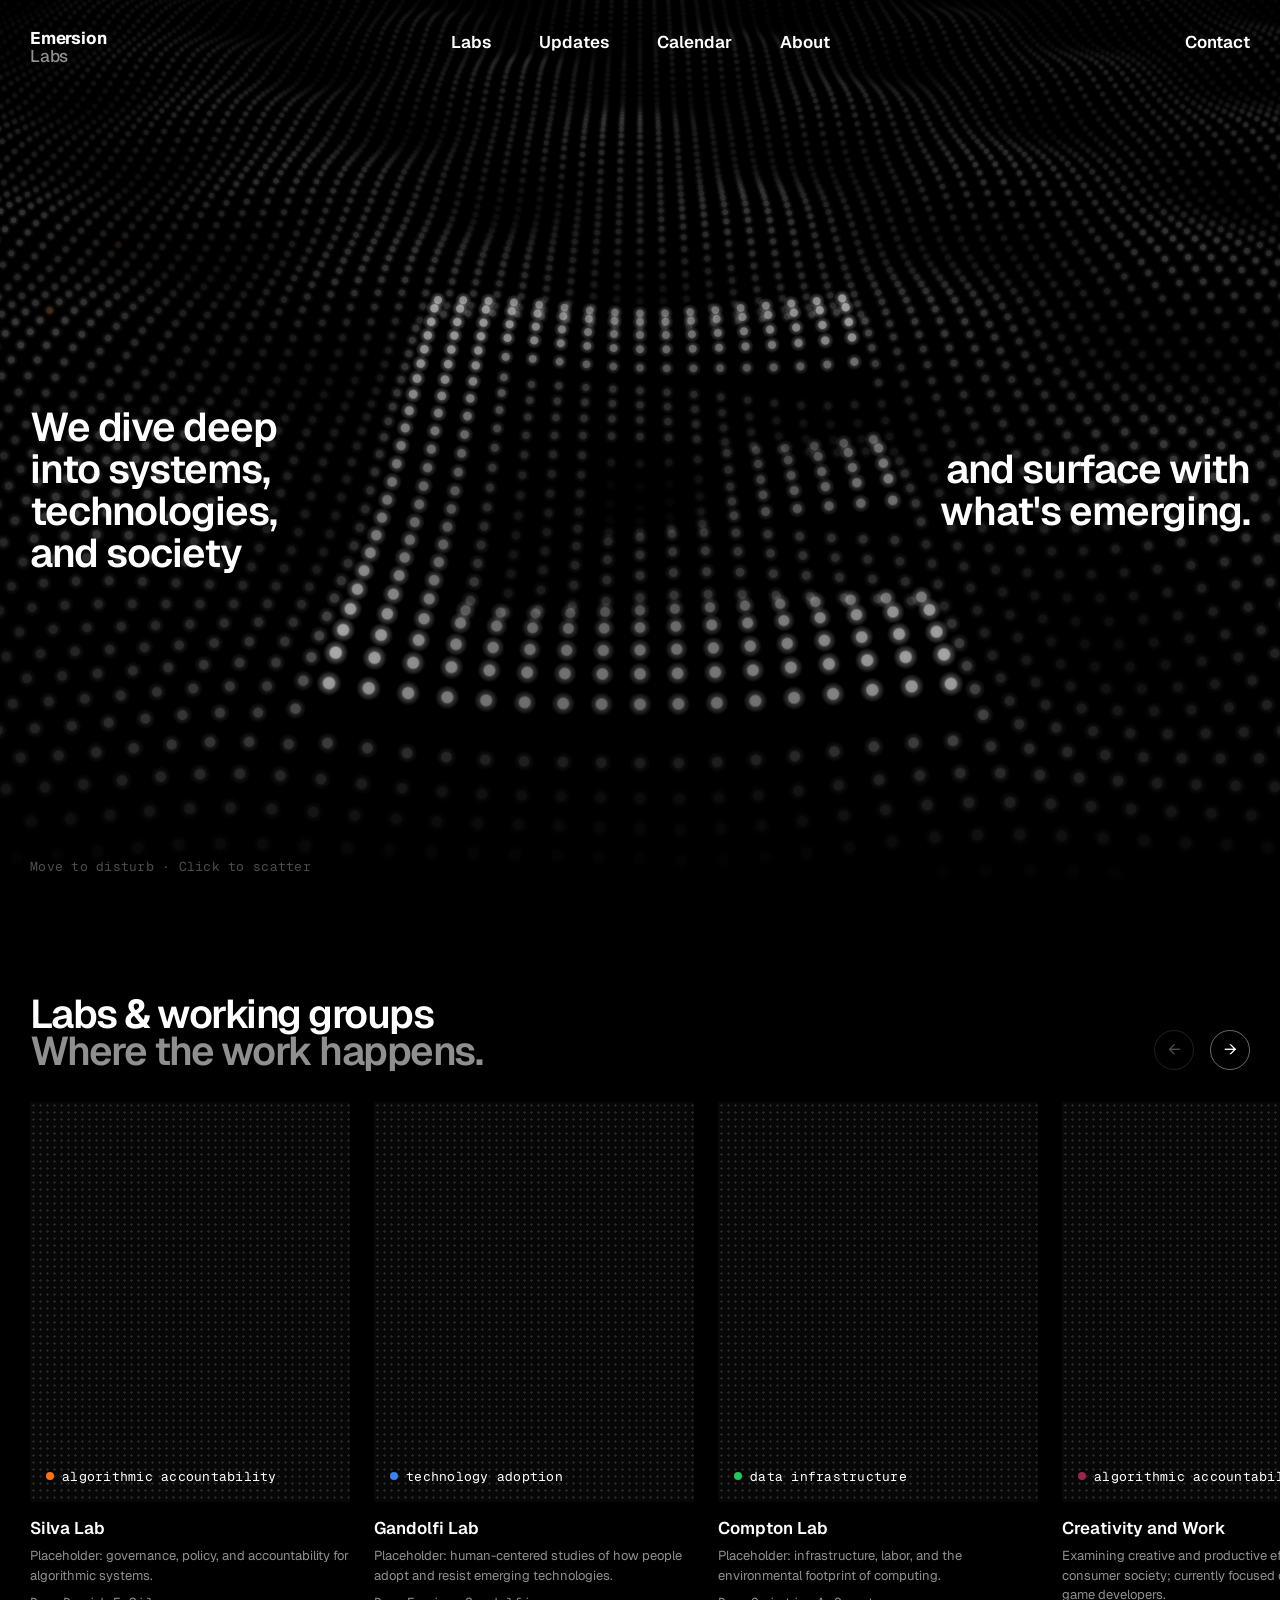
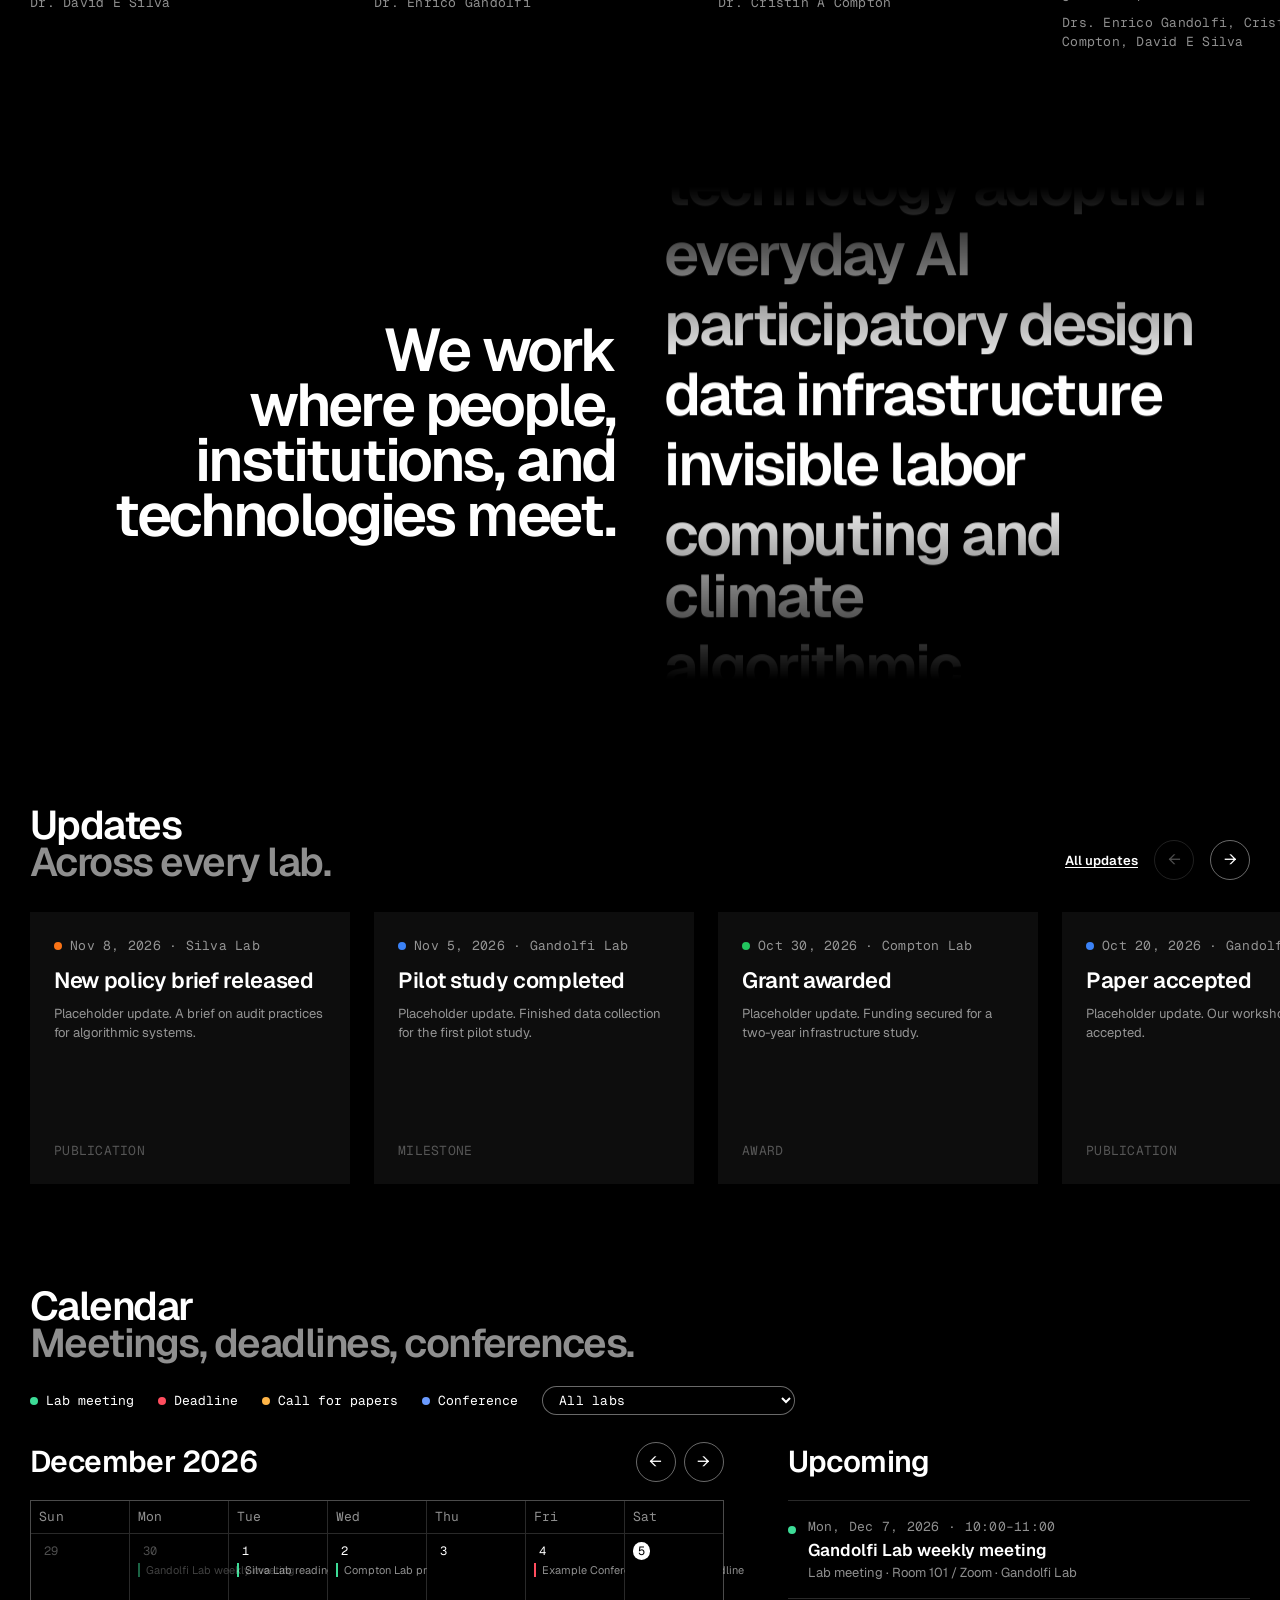
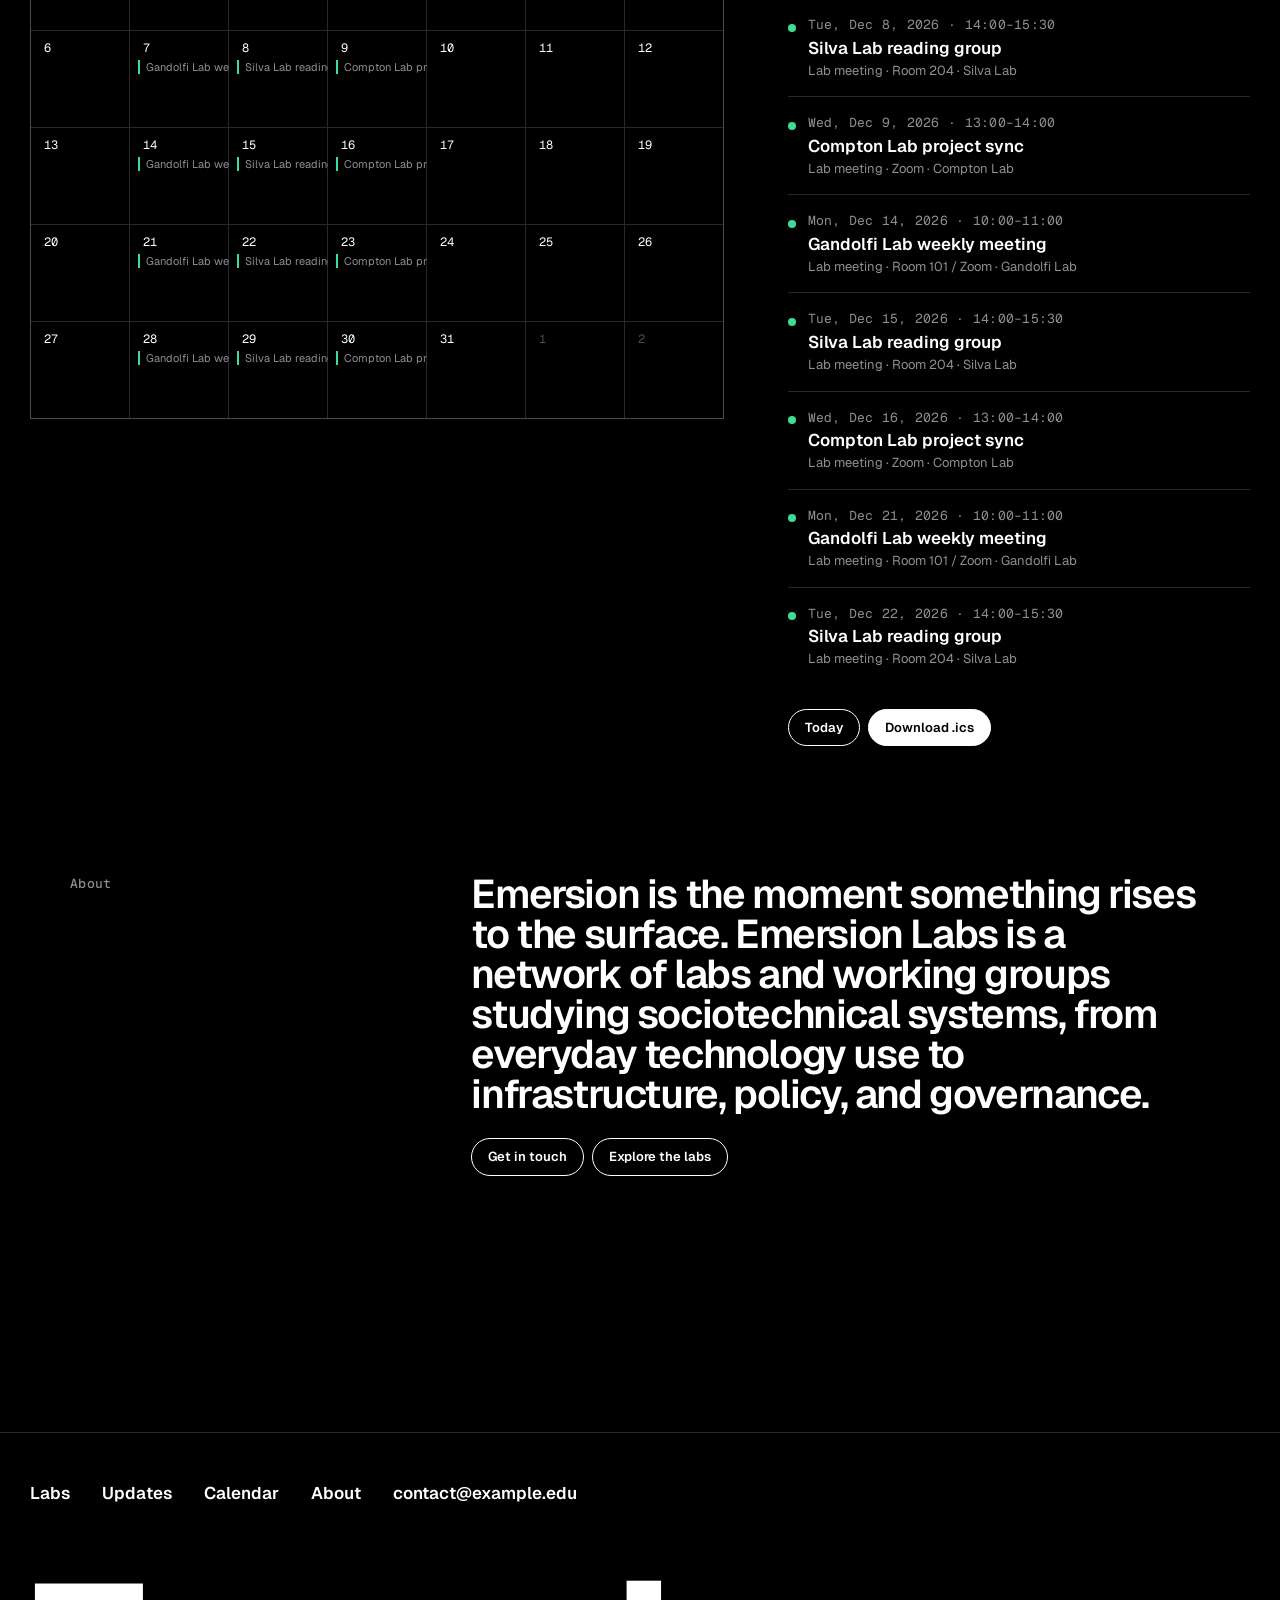
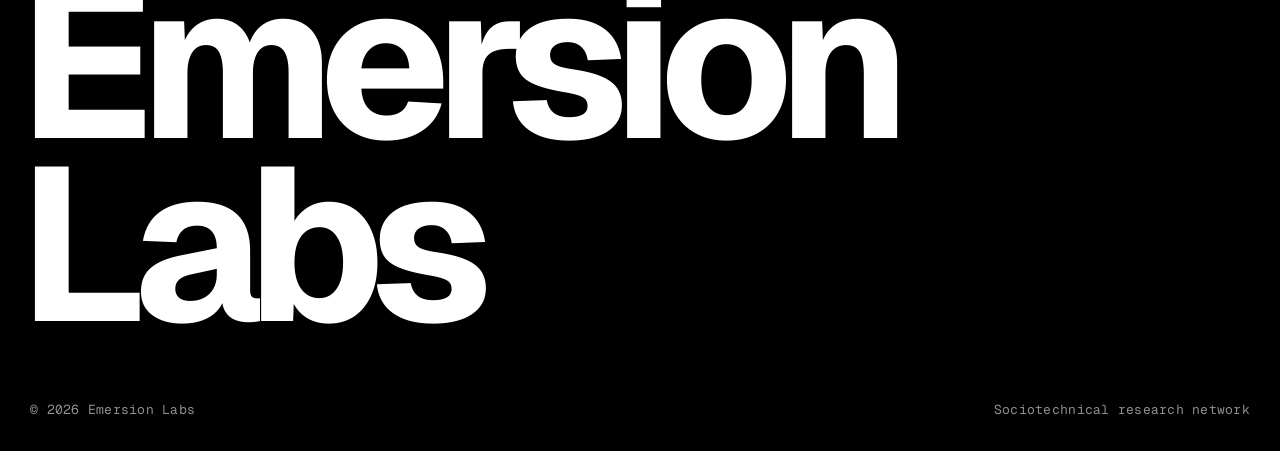
<file: index.html>
<!doctype html>
<html lang="en">
<head>
  <meta charset="utf-8">
  <meta name="viewport" content="width=device-width, initial-scale=1">
  <title>Emersion Labs</title>
  <meta name="description" content="A network of labs and working groups researching sociotechnical systems.">
  <meta name="theme-color" content="#000000">
  <link rel="preconnect" href="https://fonts.googleapis.com">
  <link rel="preconnect" href="https://fonts.gstatic.com" crossorigin>
  <link rel="stylesheet" href="https://fonts.googleapis.com/css2?family=Geist:wght@100..900&family=Geist+Mono:wght@400;500&display=swap">
  <link rel="stylesheet" href="assets/css/style.css">
</head>
<body>
  <a class="skip" href="#main">Skip to content</a>
  <header id="site-header"></header>

  <main id="main">
    <section class="hero" id="hero">
      <h1 class="sr-only">Emersion Labs</h1>
      <canvas class="hero__canvas" aria-hidden="true"></canvas>
      <div class="hero__mark" data-mark-anchor role="img" aria-label="A flowing field of small orbs in which the letter E slowly rises and sinks"></div>
      <div class="hero__headline" id="hero-headline"></div>
      <p class="hero__hint mono">Move to disturb · Click to scatter</p>
    </section>

    <section class="sec" id="labs" aria-labelledby="labs-h">
      <div class="sec-head">
        <h2 id="labs-h">Labs &amp; working groups <span>Where the work happens.</span></h2>
        <div class="sec-tools">
          <button class="arrow" data-rail="prev" aria-label="Scroll labs left">←</button>
          <button class="arrow" data-rail="next" aria-label="Scroll labs right">→</button>
        </div>
      </div>
      <div class="rail"><ul class="rail__list" id="labs-list"></ul></div>
    </section>

    <section class="themes" aria-labelledby="themes-h">
      <h2 class="themes__lede" id="themes-h">We work where people, institutions, and technologies meet.</h2>
      <div class="themes__window"><div class="themes__track" id="themes-track"></div></div>
    </section>

    <section class="sec" id="updates" aria-labelledby="updates-h">
      <div class="sec-head">
        <h2 id="updates-h">Updates <span>Across every lab.</span></h2>
        <div class="sec-tools">
          <a class="more" href="updates/">All updates</a>
          <button class="arrow" data-rail="prev" aria-label="Scroll updates left">←</button>
          <button class="arrow" data-rail="next" aria-label="Scroll updates right">→</button>
        </div>
      </div>
      <div class="rail"><ul class="rail__list" id="updates-list"></ul></div>
    </section>

    <section class="sec" id="calendar" aria-labelledby="cal-h">
      <div class="sec-head"><h2 id="cal-h">Calendar <span>Meetings, deadlines, conferences.</span></h2></div>
      <div class="cal">
        <div class="cal-filters mono" id="cal-filters"></div>
        <div class="cal-layout">
          <div>
            <div class="cal-bar">
              <h3 id="cal-title" aria-live="polite"></h3>
              <div>
                <button class="arrow" id="cal-prev" aria-label="Previous month">←</button>
                <button class="arrow" id="cal-next" aria-label="Next month">→</button>
              </div>
            </div>
            <div class="cal-grid" id="cal-grid"></div>
          </div>
          <div class="agenda">
            <h3 id="agenda-title">Upcoming</h3>
            <ul class="evlist" id="agenda-list"></ul>
            <div class="actions">
              <button class="btn" id="cal-today">Today</button>
              <button class="btn" id="agenda-clear" hidden>Show upcoming</button>
              <button class="btn btn--solid" id="cal-ics">Download .ics</button>
            </div>
          </div>
        </div>
      </div>
    </section>

    <section class="about" id="about" aria-labelledby="about-h">
      <h2 class="mono muted" id="about-h" style="margin:0;font-weight:500">About</h2>
      <div>
        <p id="about-text"></p>
        <div class="actions" id="about-actions"></div>
      </div>
    </section>
  </main>

  <footer id="site-footer"></footer>
  <script src="assets/js/site.js" data-root="./"></script>
  <script src="assets/js/mark.js"></script>
  <script src="assets/js/home.js"></script>
</body>
</html>
</file>
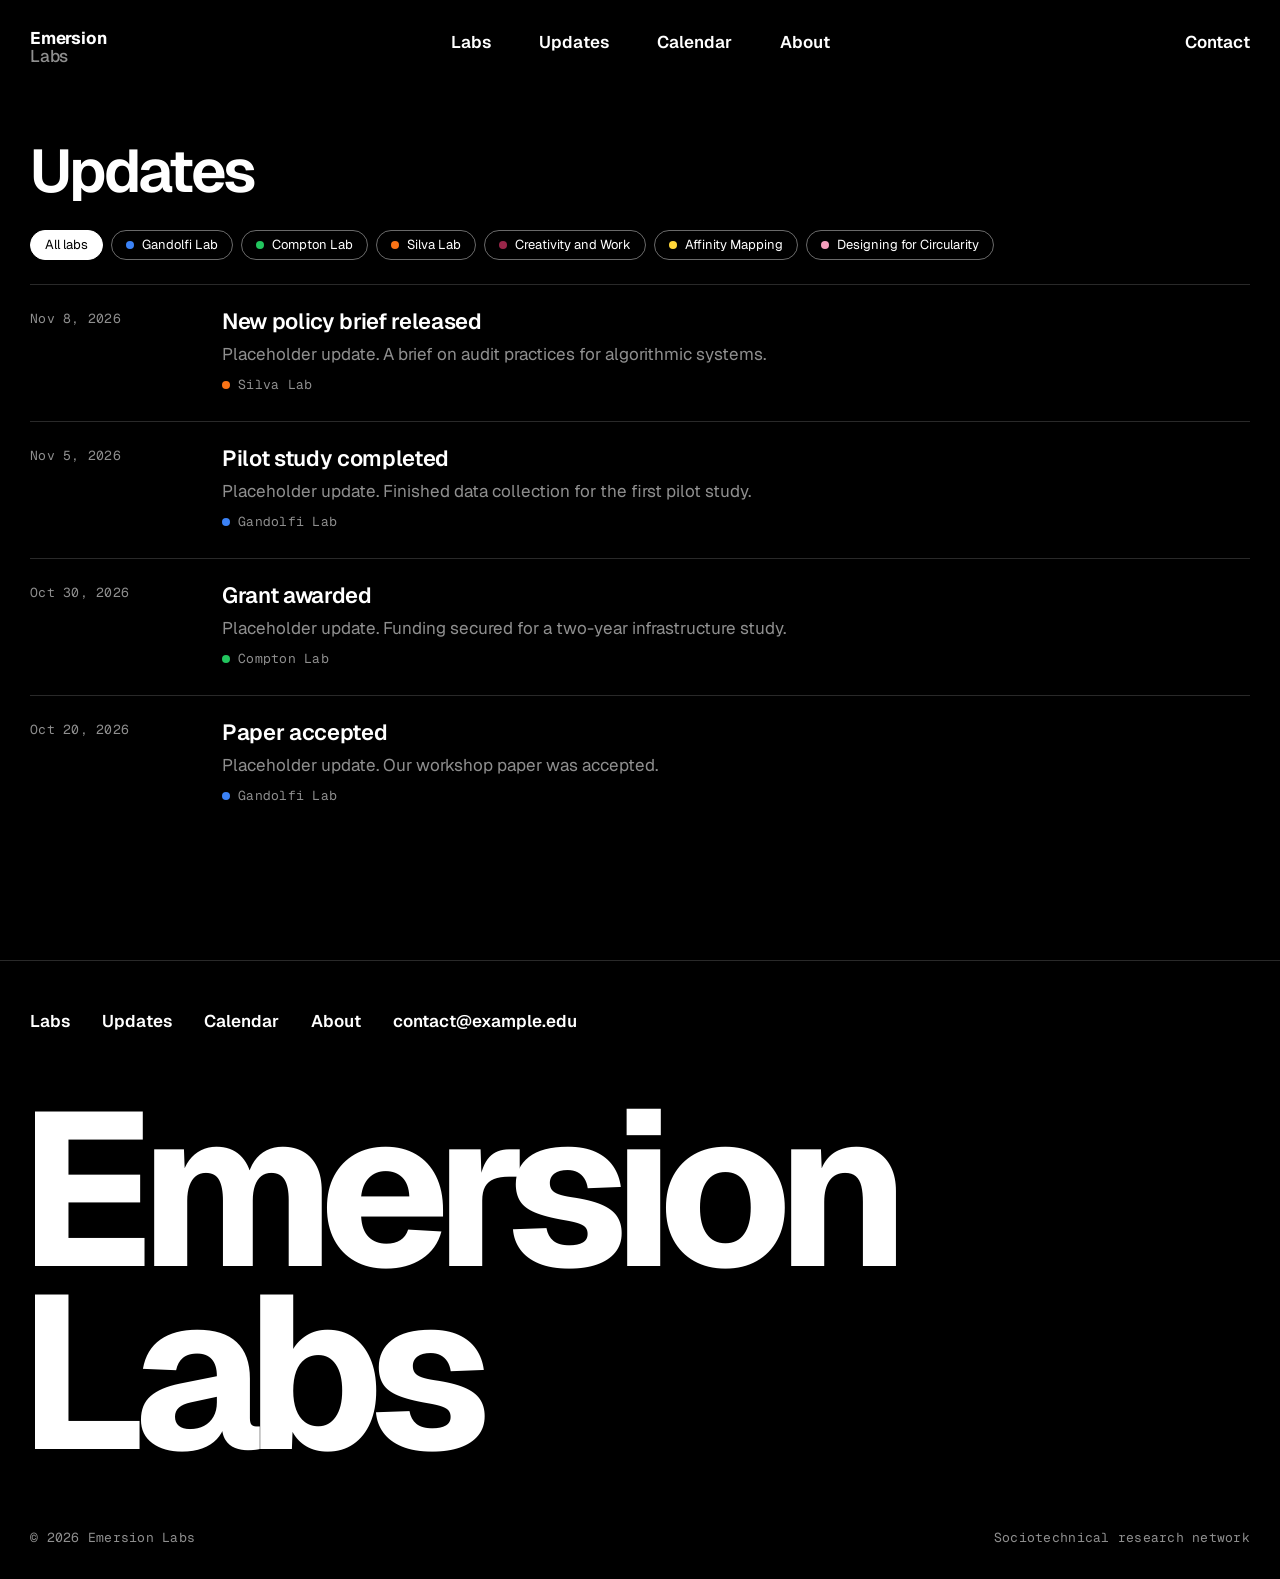
<file: updates/index.html>
<!doctype html>
<html lang="en">
<head>
  <meta charset="utf-8">
  <meta name="viewport" content="width=device-width, initial-scale=1">
  <title>Updates · Emersion Labs</title>
  <meta name="theme-color" content="#000000">
  <link rel="preconnect" href="https://fonts.googleapis.com">
  <link rel="preconnect" href="https://fonts.gstatic.com" crossorigin>
  <link rel="stylesheet" href="https://fonts.googleapis.com/css2?family=Geist:wght@100..900&family=Geist+Mono:wght@400;500&display=swap">
  <link rel="stylesheet" href="../assets/css/style.css">
</head>
<body>
  <a class="skip" href="#main">Skip to content</a>
  <header id="site-header"></header>
  <main id="main" class="page">
    <h1 class="page-title">Updates</h1>
    <div class="wrap">
      <div class="chips" id="chips"></div>
      <ul class="ulist" id="list"></ul>
    </div>
  </main>
  <footer id="site-footer"></footer>
  <script src="../assets/js/site.js" data-root="../"></script>
  <script>
    (async function () {
      const S = window.Site, $ = (id) => document.getElementById(id);
      const [, labs] = await Promise.all([S.chrome(), S.jsonOr("data/labs.json", [])]);
      const bySlug = S.labsBySlug(labs), updates = await S.allUpdates(labs);
      let filter = new URLSearchParams(location.search).get("lab") || "all";
      $("chips").innerHTML = [`<button class="chip" data-lab="all">All labs</button>`]
        .concat(labs.map((l) => `<button class="chip" data-lab="${S.esc(l.slug)}" style="--c:${S.safeColor(l.color)}"><span class="dot"></span>${S.esc(l.name)}</button>`)).join("");
      const draw = () => {
        $("chips").querySelectorAll(".chip").forEach((c) => c.setAttribute("aria-pressed", String(c.dataset.lab === filter)));
        const list = updates.filter((u) => filter === "all" || u.lab === filter);
        $("list").innerHTML = list.map((u) => S.updateRow(u, bySlug, true)).join("") || `<li class="empty">No updates yet.</li>`;
      };
      $("chips").addEventListener("click", (e) => {
        const b = e.target.closest(".chip"); if (!b) return;
        filter = b.dataset.lab;
        history.replaceState(null, "", filter === "all" ? location.pathname : "?lab=" + encodeURIComponent(filter));
        draw();
      });
      draw();
    })();
  </script>
</body>
</html>
</file>
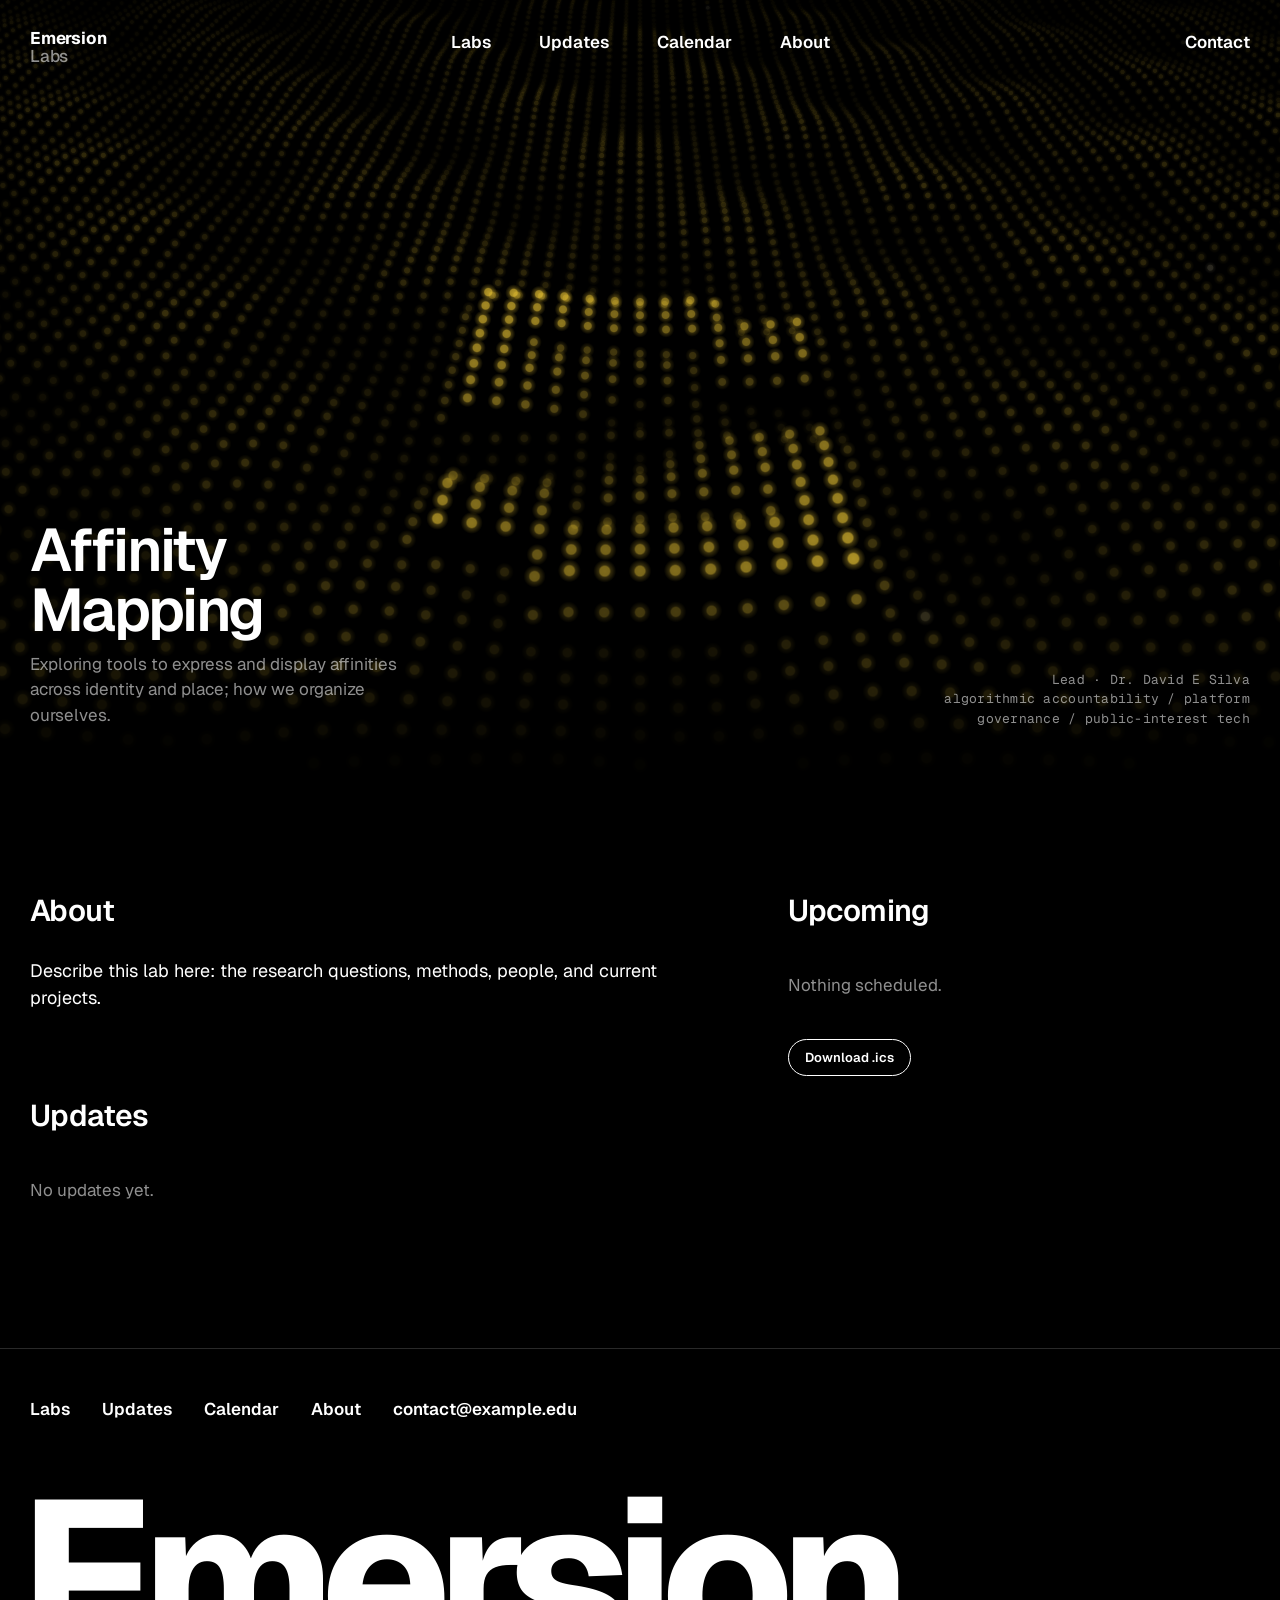
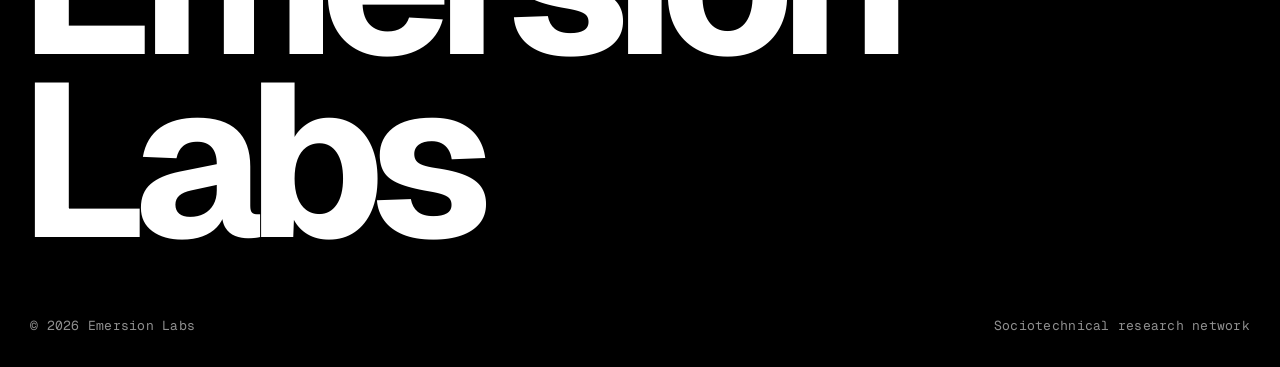
<file: labs/affin-maps/index.html>
<!doctype html>
<html lang="en">
<head>
  <meta charset="utf-8">
  <meta name="viewport" content="width=device-width, initial-scale=1">
  <title>Emersion Labs</title>
  <meta name="theme-color" content="#000000">
  <link rel="preconnect" href="https://fonts.googleapis.com">
  <link rel="preconnect" href="https://fonts.gstatic.com" crossorigin>
  <link rel="stylesheet" href="https://fonts.googleapis.com/css2?family=Geist:wght@100..900&family=Geist+Mono:wght@400;500&display=swap">
  <link rel="stylesheet" href="../../assets/css/style.css">
</head>
<body data-lab="affin-maps">
  <a class="skip" href="#main">Skip to content</a>
  <header id="site-header"></header>
  <main id="main">
    <section class="hero lab-hero" id="hero">
      <canvas class="hero__canvas" aria-hidden="true"></canvas>
      <div class="hero__mark" data-mark-anchor role="img" aria-label="A flowing field of small orbs in which the letter E slowly rises and sinks"></div>
      <div class="lab-hero__text">
        <div>
          <h1 id="lab-name"></h1>
          <p id="lab-summary"></p>
        </div>
        <div class="mono muted">
          <div id="lab-lead"></div>
          <div id="lab-themes"></div>
        </div>
      </div>
    </section>

    <div class="cols sec">
      <div>
        <section aria-labelledby="about-h">
          <h2 id="about-h">About</h2>
          <div class="prose">
            <!-- Edit freely: this section is plain HTML. -->
            <p>Describe this lab here: the research questions, methods, people, and current projects.</p>
          </div>
        </section>
        <section class="sec" aria-labelledby="updates-h" style="padding-top:var(--s8)">
          <h2 id="updates-h">Updates</h2>
          <ul class="ulist" id="updates-list"></ul>
        </section>
      </div>
      <aside aria-labelledby="events-h">
        <h2 id="events-h">Upcoming</h2>
        <ul class="evlist" id="events-list"></ul>
        <div class="actions"><button class="btn" id="lab-ics">Download .ics</button></div>
      </aside>
    </div>
  </main>
  <footer id="site-footer"></footer>
  <script src="../../assets/js/site.js" data-root="../../"></script>
  <script src="../../assets/js/mark.js"></script>
  <script src="../../assets/js/lab.js"></script>
</body>
</html>
</file>
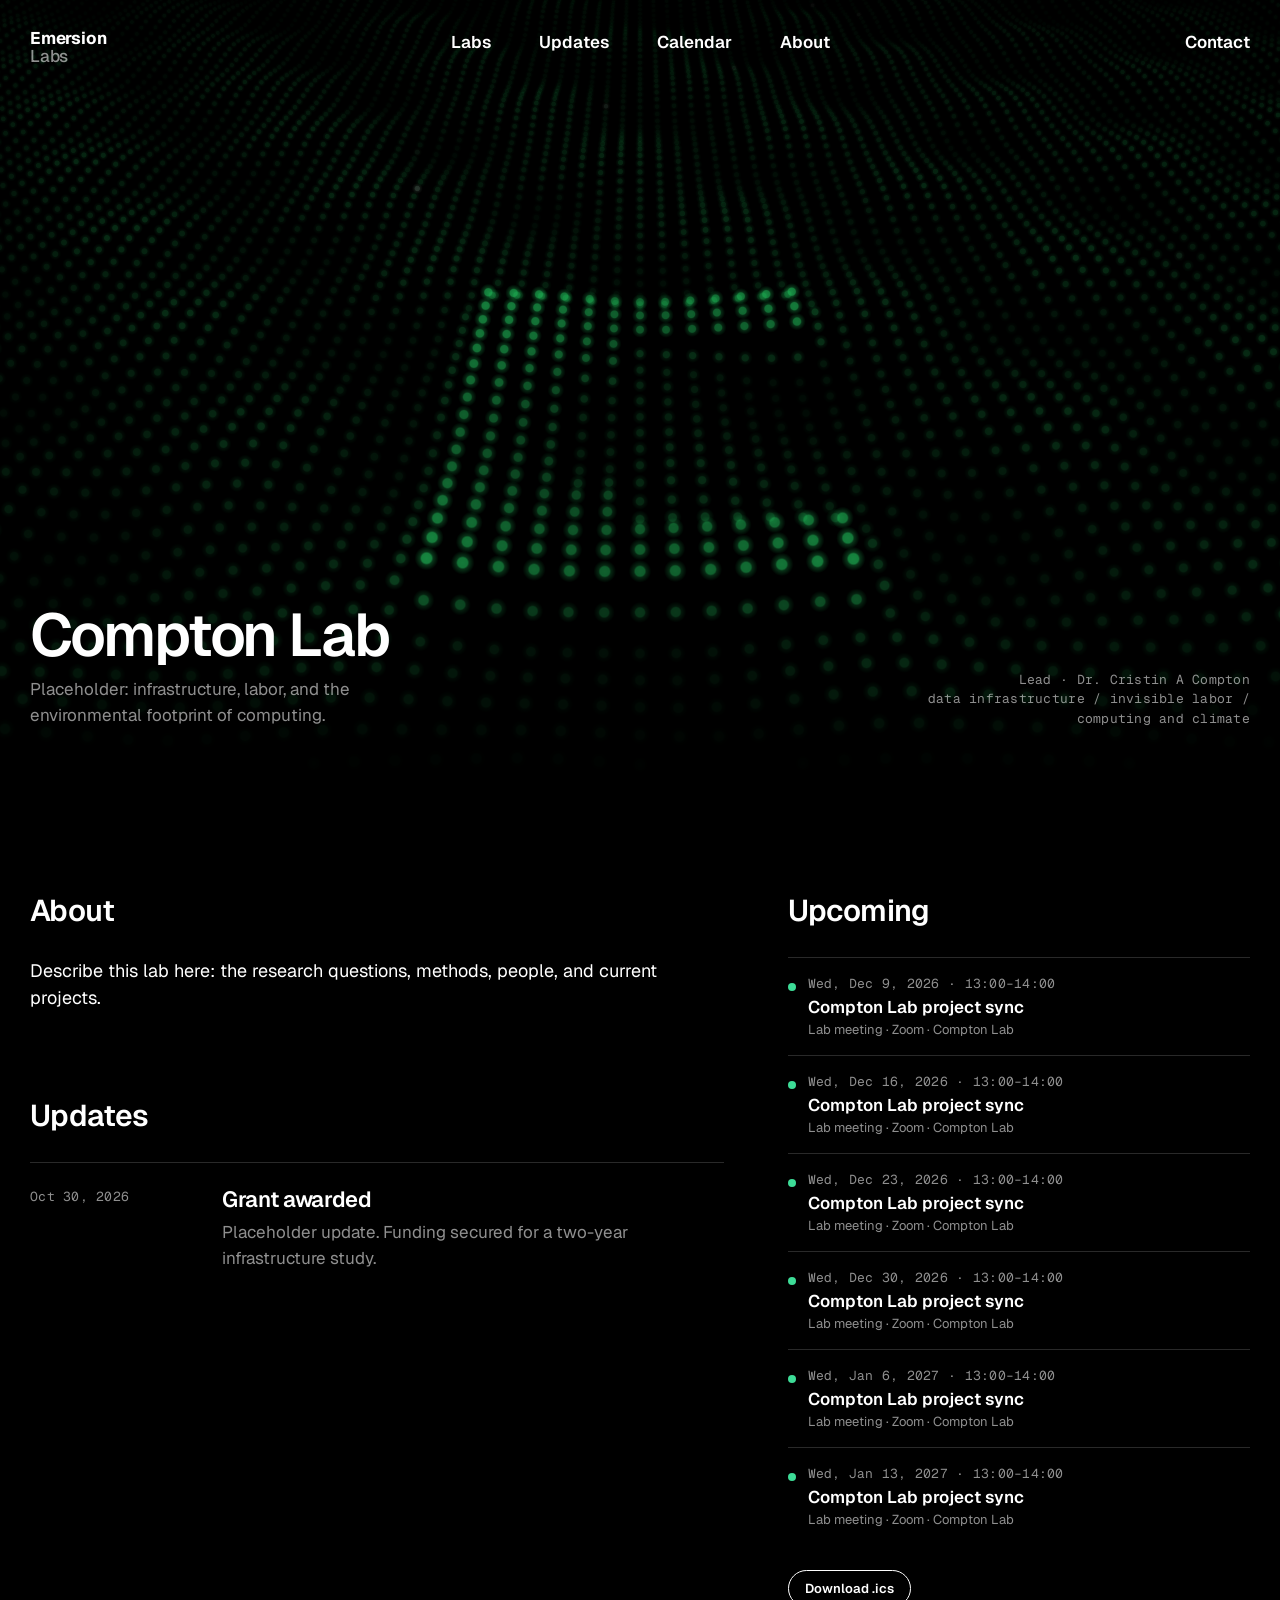
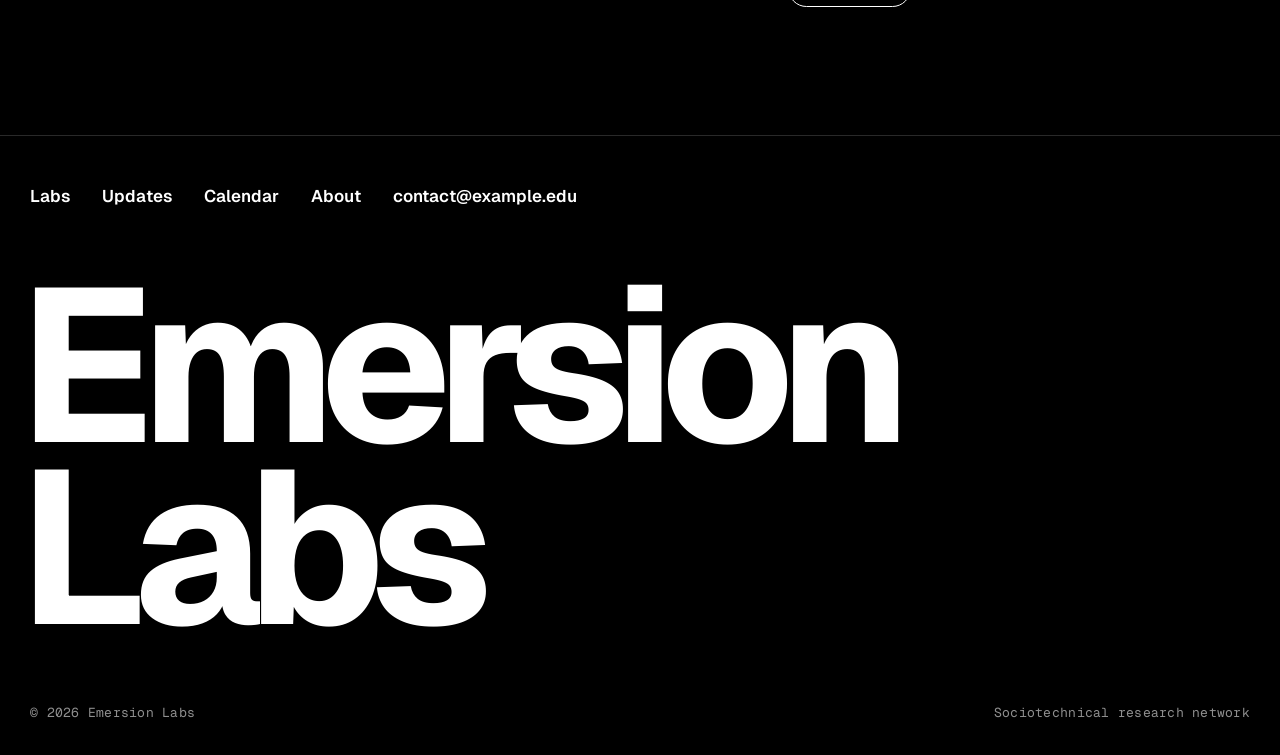
<file: labs/compton-lab/index.html>
<!doctype html>
<html lang="en">
<head>
  <meta charset="utf-8">
  <meta name="viewport" content="width=device-width, initial-scale=1">
  <title>Emersion Labs</title>
  <meta name="theme-color" content="#000000">
  <link rel="preconnect" href="https://fonts.googleapis.com">
  <link rel="preconnect" href="https://fonts.gstatic.com" crossorigin>
  <link rel="stylesheet" href="https://fonts.googleapis.com/css2?family=Geist:wght@100..900&family=Geist+Mono:wght@400;500&display=swap">
  <link rel="stylesheet" href="../../assets/css/style.css">
</head>
<body data-lab="compton-lab">
  <a class="skip" href="#main">Skip to content</a>
  <header id="site-header"></header>
  <main id="main">
    <section class="hero lab-hero" id="hero">
      <canvas class="hero__canvas" aria-hidden="true"></canvas>
      <div class="hero__mark" data-mark-anchor role="img" aria-label="A flowing field of small orbs in which the letter E slowly rises and sinks"></div>
      <div class="lab-hero__text">
        <div>
          <h1 id="lab-name"></h1>
          <p id="lab-summary"></p>
        </div>
        <div class="mono muted">
          <div id="lab-lead"></div>
          <div id="lab-themes"></div>
        </div>
      </div>
    </section>

    <div class="cols sec">
      <div>
        <section aria-labelledby="about-h">
          <h2 id="about-h">About</h2>
          <div class="prose">
            <!-- Edit freely: this section is plain HTML. -->
            <p>Describe this lab here: the research questions, methods, people, and current projects.</p>
          </div>
        </section>
        <section class="sec" aria-labelledby="updates-h" style="padding-top:var(--s8)">
          <h2 id="updates-h">Updates</h2>
          <ul class="ulist" id="updates-list"></ul>
        </section>
      </div>
      <aside aria-labelledby="events-h">
        <h2 id="events-h">Upcoming</h2>
        <ul class="evlist" id="events-list"></ul>
        <div class="actions"><button class="btn" id="lab-ics">Download .ics</button></div>
      </aside>
    </div>
  </main>
  <footer id="site-footer"></footer>
  <script src="../../assets/js/site.js" data-root="../../"></script>
  <script src="../../assets/js/mark.js"></script>
  <script src="../../assets/js/lab.js"></script>
</body>
</html>
</file>
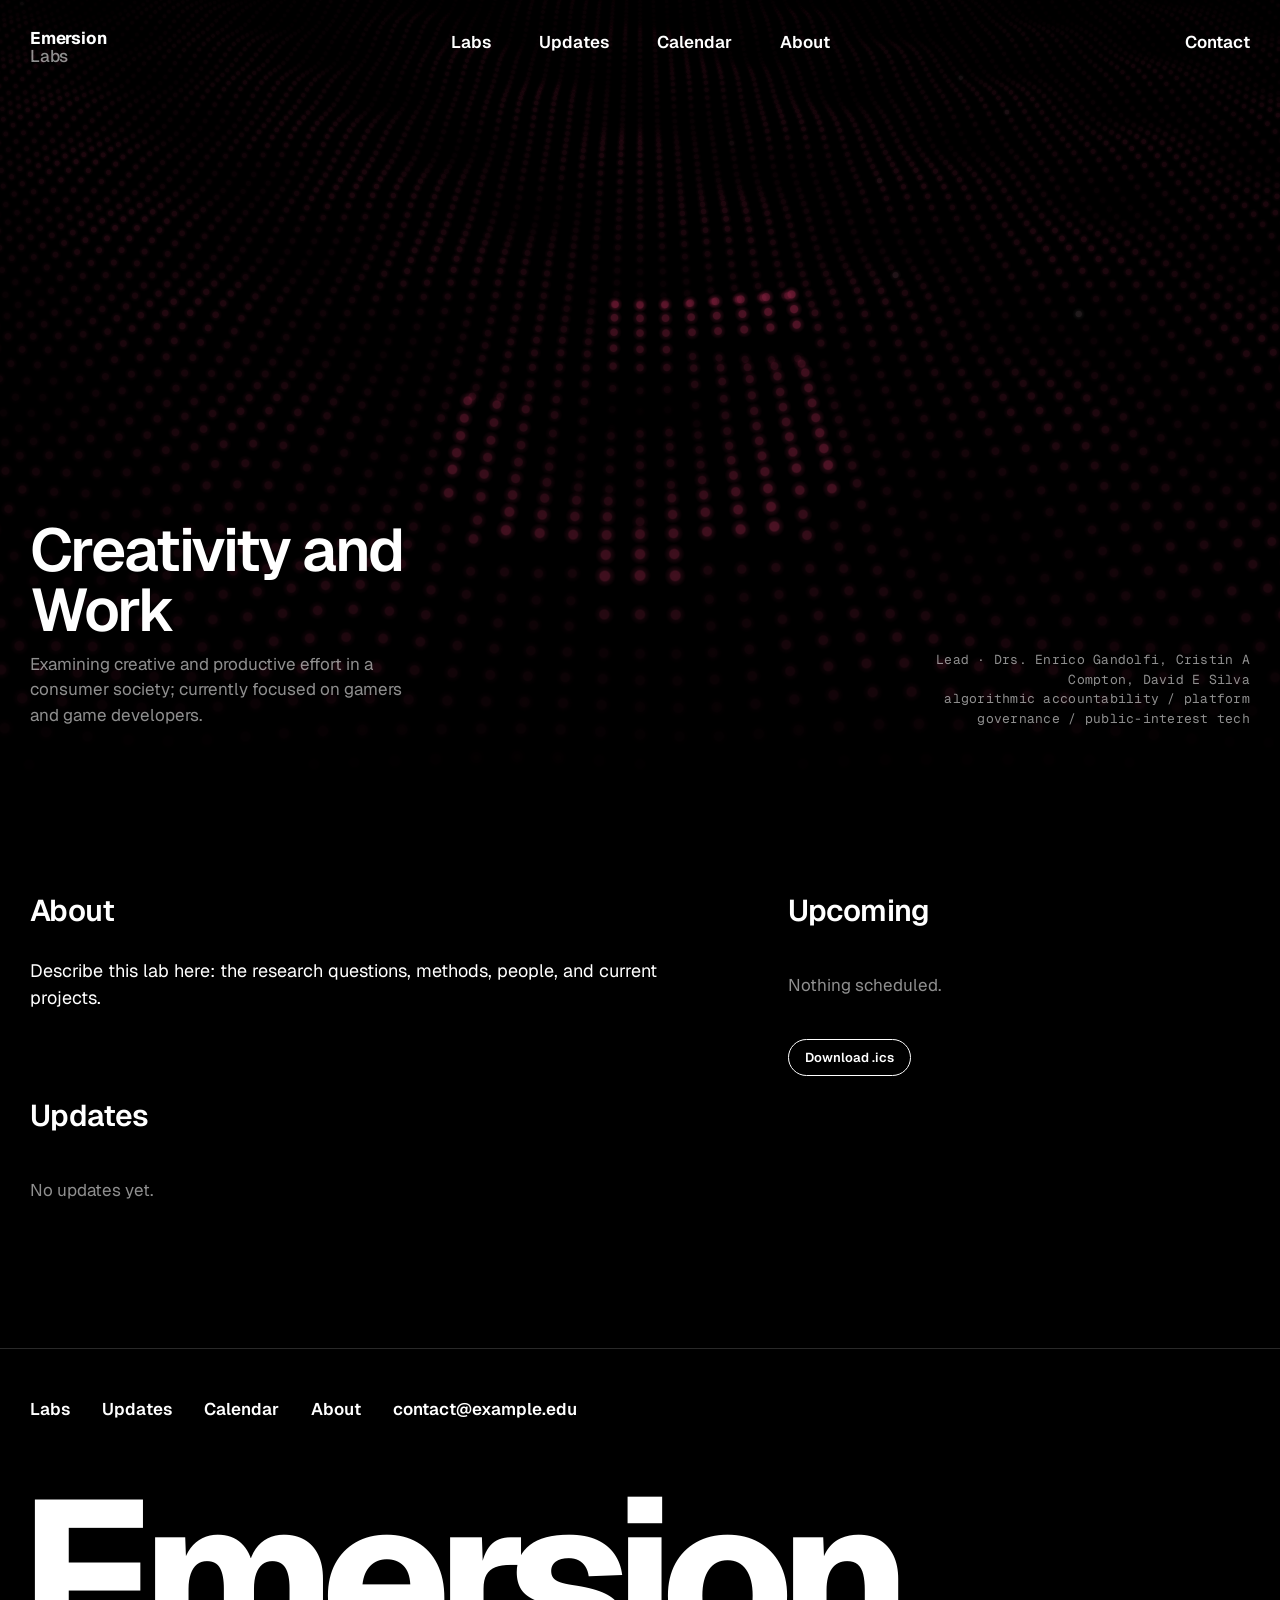
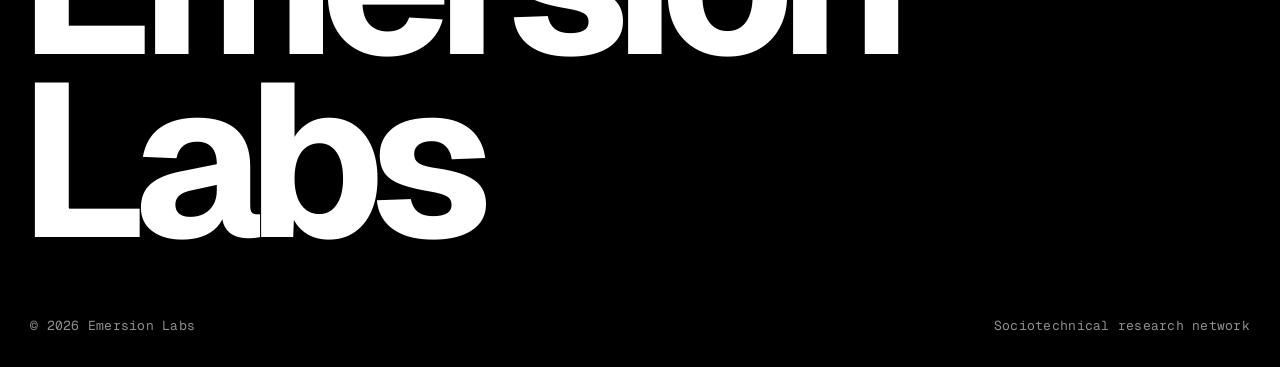
<file: labs/creative-work/index.html>
<!doctype html>
<html lang="en">
<head>
  <meta charset="utf-8">
  <meta name="viewport" content="width=device-width, initial-scale=1">
  <title>Emersion Labs</title>
  <meta name="theme-color" content="#000000">
  <link rel="preconnect" href="https://fonts.googleapis.com">
  <link rel="preconnect" href="https://fonts.gstatic.com" crossorigin>
  <link rel="stylesheet" href="https://fonts.googleapis.com/css2?family=Geist:wght@100..900&family=Geist+Mono:wght@400;500&display=swap">
  <link rel="stylesheet" href="../../assets/css/style.css">
</head>
<body data-lab="creative-work">
  <a class="skip" href="#main">Skip to content</a>
  <header id="site-header"></header>
  <main id="main">
    <section class="hero lab-hero" id="hero">
      <canvas class="hero__canvas" aria-hidden="true"></canvas>
      <div class="hero__mark" data-mark-anchor role="img" aria-label="A flowing field of small orbs in which the letter E slowly rises and sinks"></div>
      <div class="lab-hero__text">
        <div>
          <h1 id="lab-name"></h1>
          <p id="lab-summary"></p>
        </div>
        <div class="mono muted">
          <div id="lab-lead"></div>
          <div id="lab-themes"></div>
        </div>
      </div>
    </section>

    <div class="cols sec">
      <div>
        <section aria-labelledby="about-h">
          <h2 id="about-h">About</h2>
          <div class="prose">
            <!-- Edit freely: this section is plain HTML. -->
            <p>Describe this lab here: the research questions, methods, people, and current projects.</p>
          </div>
        </section>
        <section class="sec" aria-labelledby="updates-h" style="padding-top:var(--s8)">
          <h2 id="updates-h">Updates</h2>
          <ul class="ulist" id="updates-list"></ul>
        </section>
      </div>
      <aside aria-labelledby="events-h">
        <h2 id="events-h">Upcoming</h2>
        <ul class="evlist" id="events-list"></ul>
        <div class="actions"><button class="btn" id="lab-ics">Download .ics</button></div>
      </aside>
    </div>
  </main>
  <footer id="site-footer"></footer>
  <script src="../../assets/js/site.js" data-root="../../"></script>
  <script src="../../assets/js/mark.js"></script>
  <script src="../../assets/js/lab.js"></script>
</body>
</html>
</file>
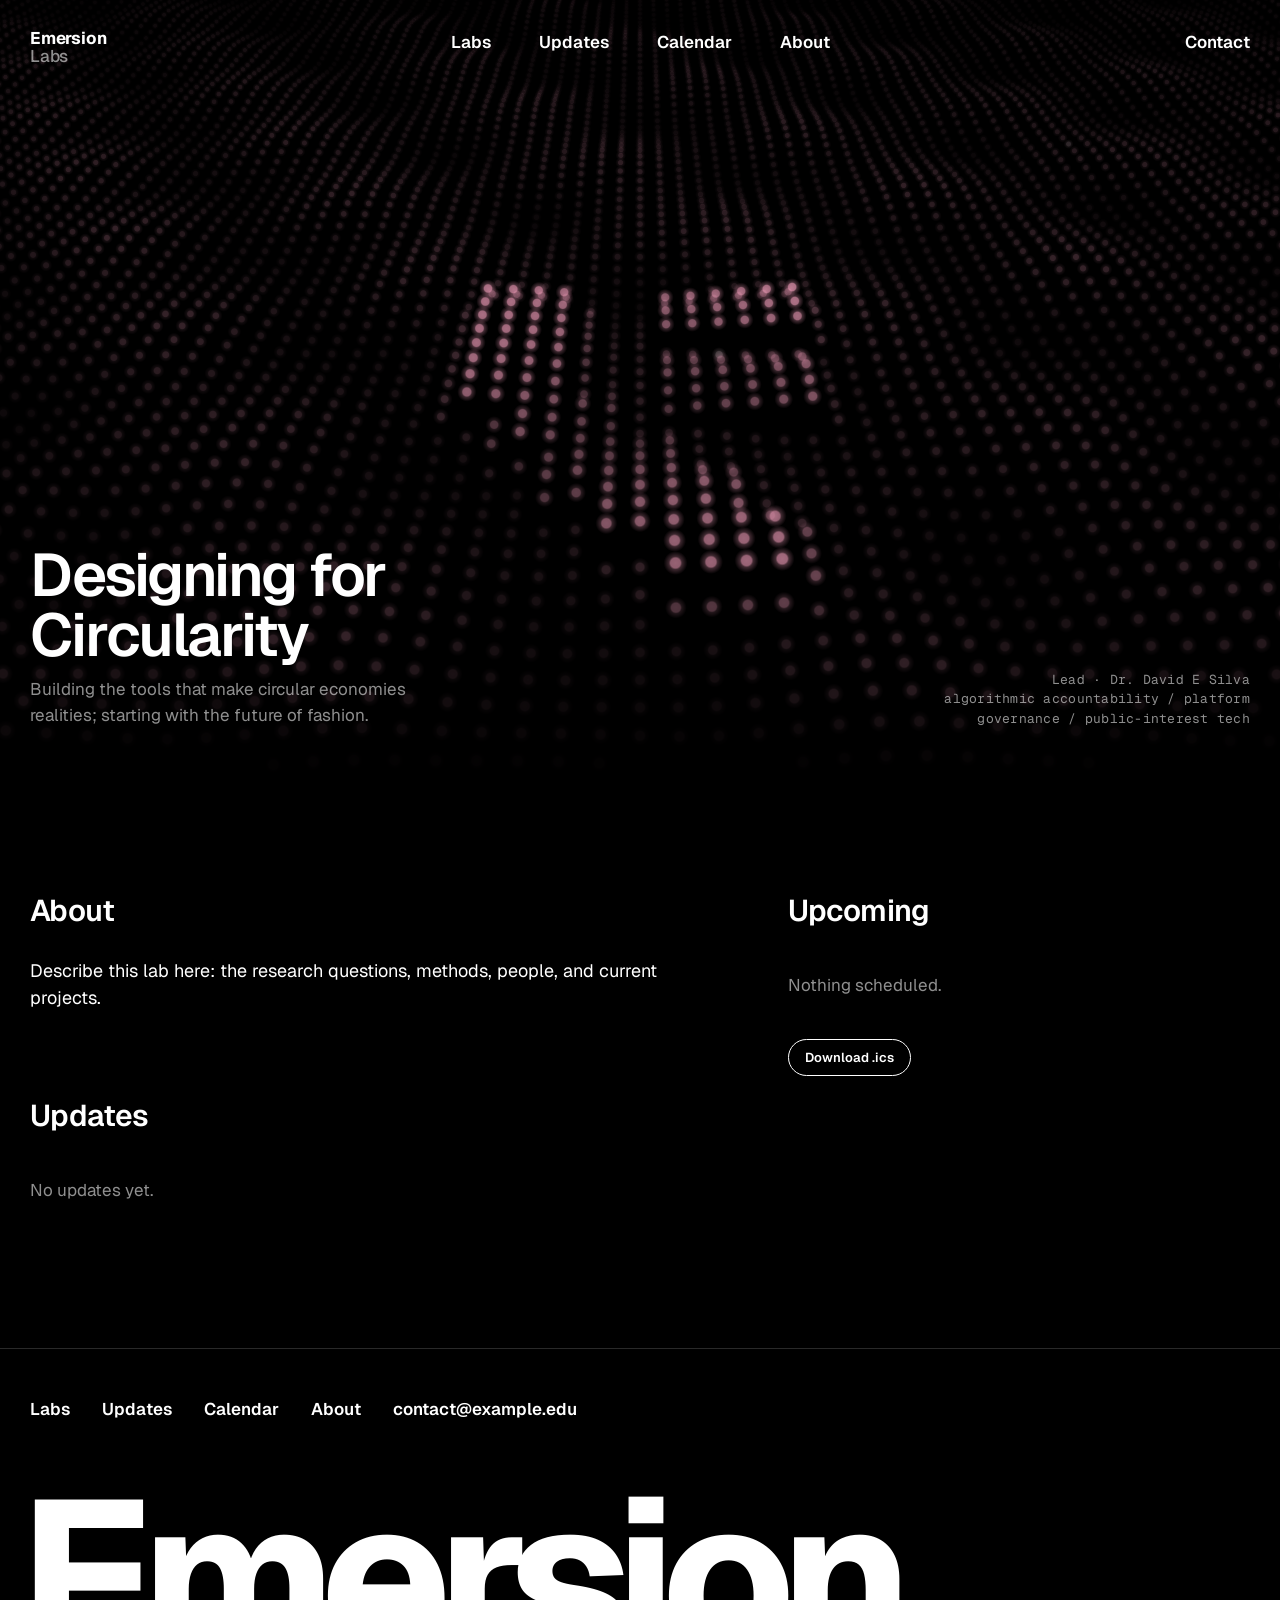
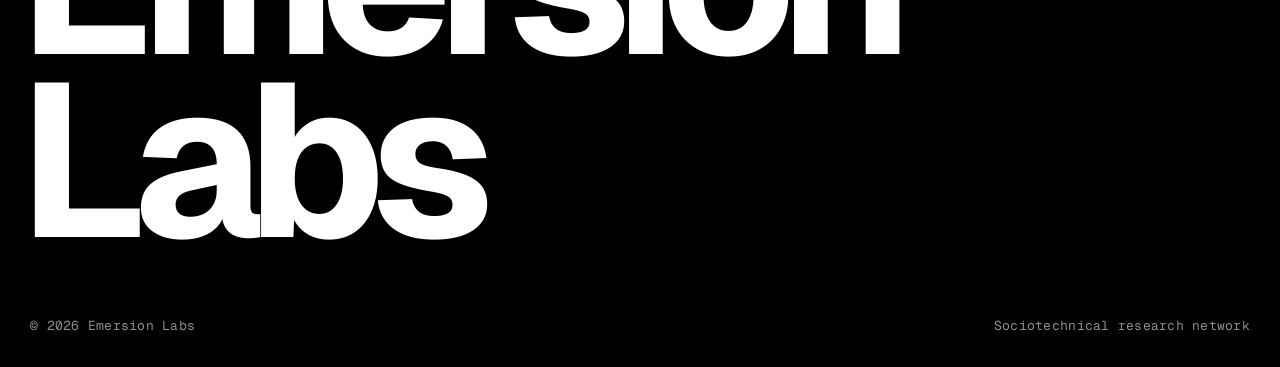
<file: labs/design-circular/index.html>
<!doctype html>
<html lang="en">
<head>
  <meta charset="utf-8">
  <meta name="viewport" content="width=device-width, initial-scale=1">
  <title>Emersion Labs</title>
  <meta name="theme-color" content="#000000">
  <link rel="preconnect" href="https://fonts.googleapis.com">
  <link rel="preconnect" href="https://fonts.gstatic.com" crossorigin>
  <link rel="stylesheet" href="https://fonts.googleapis.com/css2?family=Geist:wght@100..900&family=Geist+Mono:wght@400;500&display=swap">
  <link rel="stylesheet" href="../../assets/css/style.css">
</head>
<body data-lab="design-circular">
  <a class="skip" href="#main">Skip to content</a>
  <header id="site-header"></header>
  <main id="main">
    <section class="hero lab-hero" id="hero">
      <canvas class="hero__canvas" aria-hidden="true"></canvas>
      <div class="hero__mark" data-mark-anchor role="img" aria-label="A flowing field of small orbs in which the letter E slowly rises and sinks"></div>
      <div class="lab-hero__text">
        <div>
          <h1 id="lab-name"></h1>
          <p id="lab-summary"></p>
        </div>
        <div class="mono muted">
          <div id="lab-lead"></div>
          <div id="lab-themes"></div>
        </div>
      </div>
    </section>

    <div class="cols sec">
      <div>
        <section aria-labelledby="about-h">
          <h2 id="about-h">About</h2>
          <div class="prose">
            <!-- Edit freely: this section is plain HTML. -->
            <p>Describe this lab here: the research questions, methods, people, and current projects.</p>
          </div>
        </section>
        <section class="sec" aria-labelledby="updates-h" style="padding-top:var(--s8)">
          <h2 id="updates-h">Updates</h2>
          <ul class="ulist" id="updates-list"></ul>
        </section>
      </div>
      <aside aria-labelledby="events-h">
        <h2 id="events-h">Upcoming</h2>
        <ul class="evlist" id="events-list"></ul>
        <div class="actions"><button class="btn" id="lab-ics">Download .ics</button></div>
      </aside>
    </div>
  </main>
  <footer id="site-footer"></footer>
  <script src="../../assets/js/site.js" data-root="../../"></script>
  <script src="../../assets/js/mark.js"></script>
  <script src="../../assets/js/lab.js"></script>
</body>
</html>
</file>
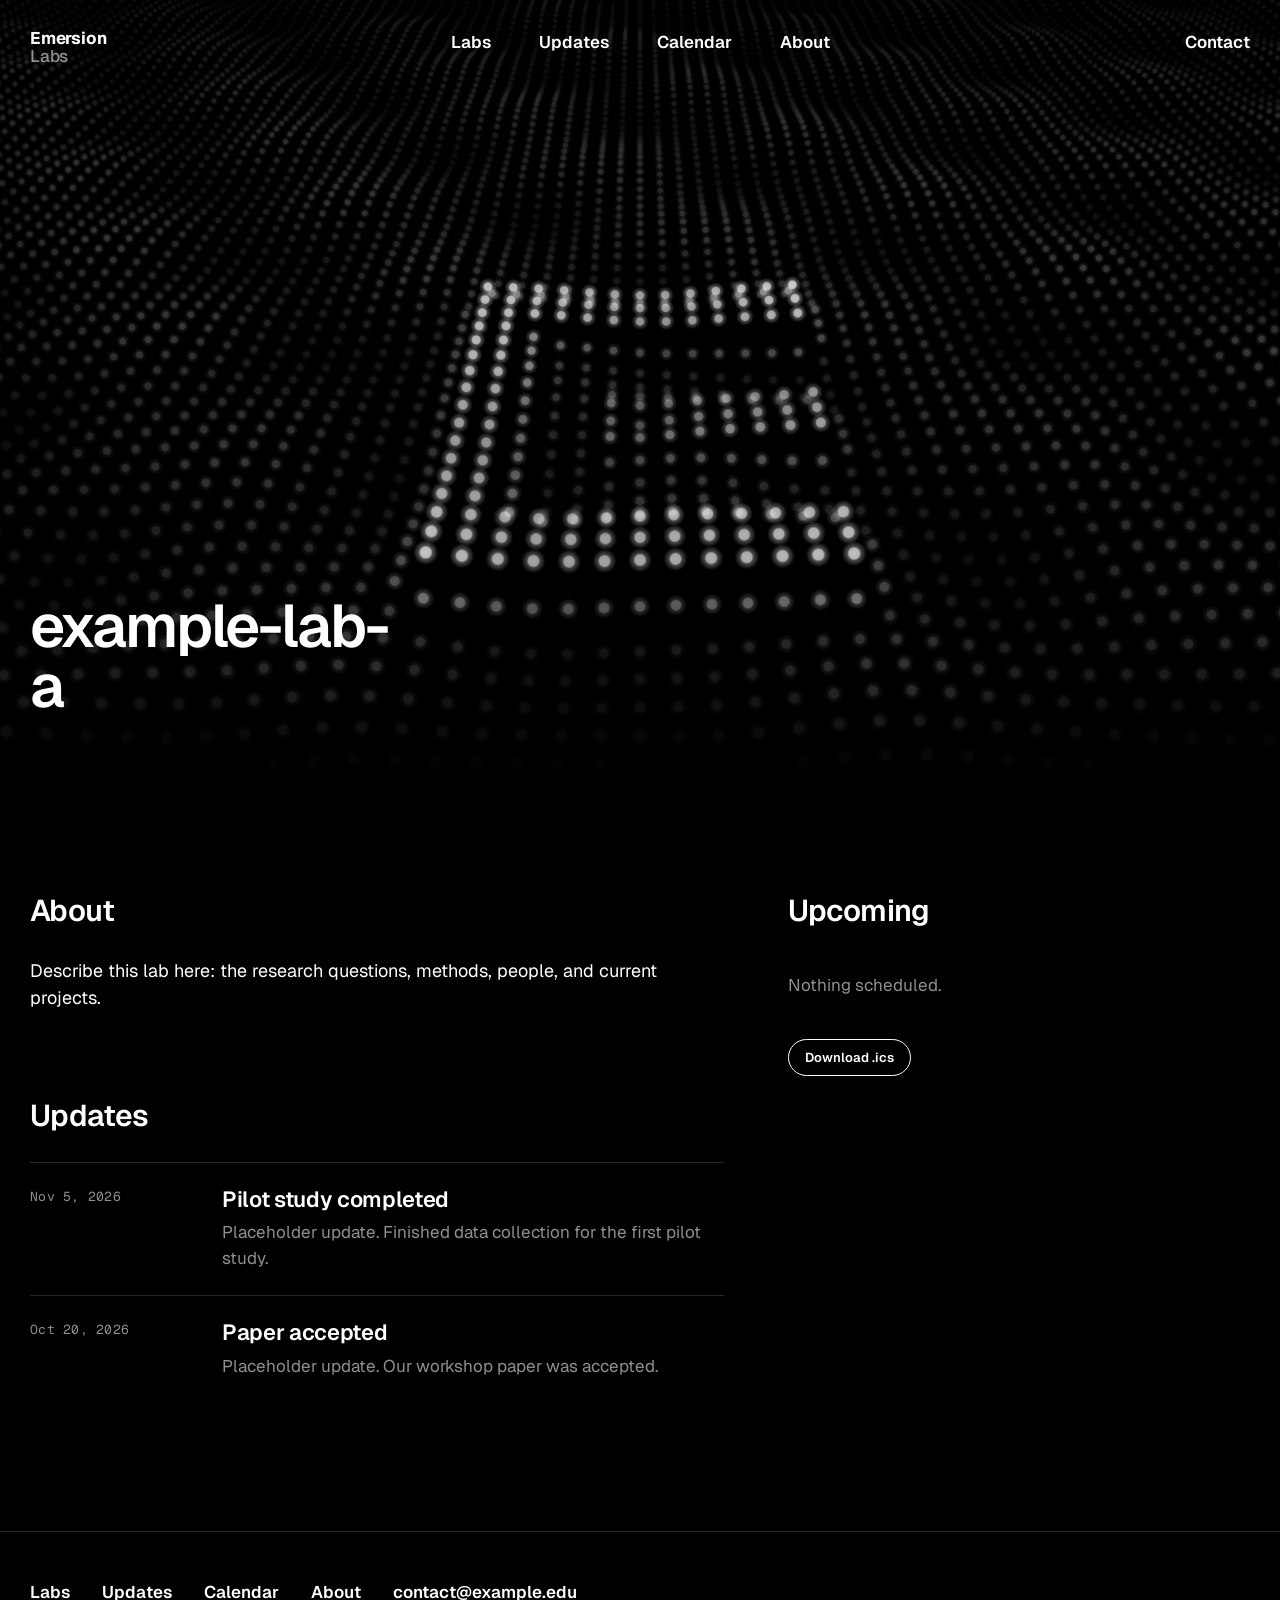
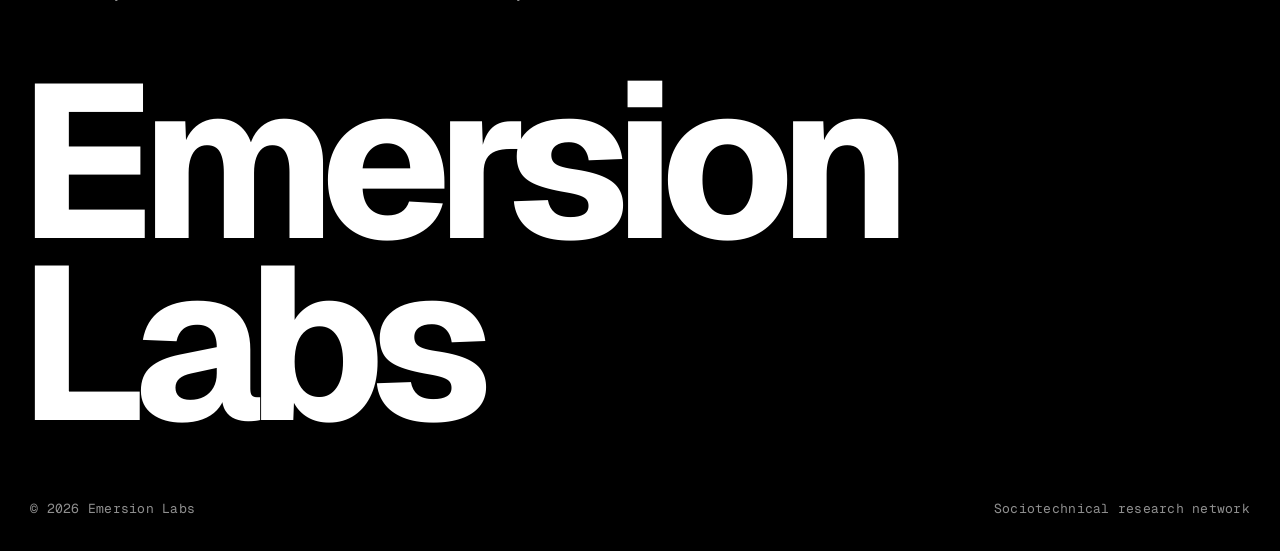
<file: labs/example-lab-a/index.html>
<!doctype html>
<html lang="en">
<head>
  <meta charset="utf-8">
  <meta name="viewport" content="width=device-width, initial-scale=1">
  <title>EMAT Research</title>
  <meta name="theme-color" content="#000000">
  <link rel="preconnect" href="https://fonts.googleapis.com">
  <link rel="preconnect" href="https://fonts.gstatic.com" crossorigin>
  <link rel="stylesheet" href="https://fonts.googleapis.com/css2?family=Geist:wght@100..900&family=Geist+Mono:wght@400;500&display=swap">
  <link rel="stylesheet" href="../../assets/css/style.css">
</head>
<body data-lab="example-lab-a">
  <a class="skip" href="#main">Skip to content</a>
  <header id="site-header"></header>
  <main id="main">
    <section class="hero lab-hero" id="hero">
      <canvas class="hero__canvas" aria-hidden="true"></canvas>
      <div class="hero__mark" data-mark-anchor role="img" aria-label="A flowing field of small orbs in which the letter E slowly rises and sinks"></div>
      <div class="lab-hero__text">
        <div>
          <h1 id="lab-name"></h1>
          <p id="lab-summary"></p>
        </div>
        <div class="mono muted">
          <div id="lab-lead"></div>
          <div id="lab-themes"></div>
        </div>
      </div>
    </section>

    <div class="cols sec">
      <div>
        <section aria-labelledby="about-h">
          <h2 id="about-h">About</h2>
          <div class="prose">
            <!-- Edit freely: this section is plain HTML. -->
            <p>Describe this lab here: the research questions, methods, people, and current projects.</p>
          </div>
        </section>
        <section class="sec" aria-labelledby="updates-h" style="padding-top:var(--s8)">
          <h2 id="updates-h">Updates</h2>
          <ul class="ulist" id="updates-list"></ul>
        </section>
      </div>
      <aside aria-labelledby="events-h">
        <h2 id="events-h">Upcoming</h2>
        <ul class="evlist" id="events-list"></ul>
        <div class="actions"><button class="btn" id="lab-ics">Download .ics</button></div>
      </aside>
    </div>
  </main>
  <footer id="site-footer"></footer>
  <script src="../../assets/js/site.js" data-root="../../"></script>
  <script src="../../assets/js/mark.js"></script>
  <script src="../../assets/js/lab.js"></script>
</body>
</html>
</file>
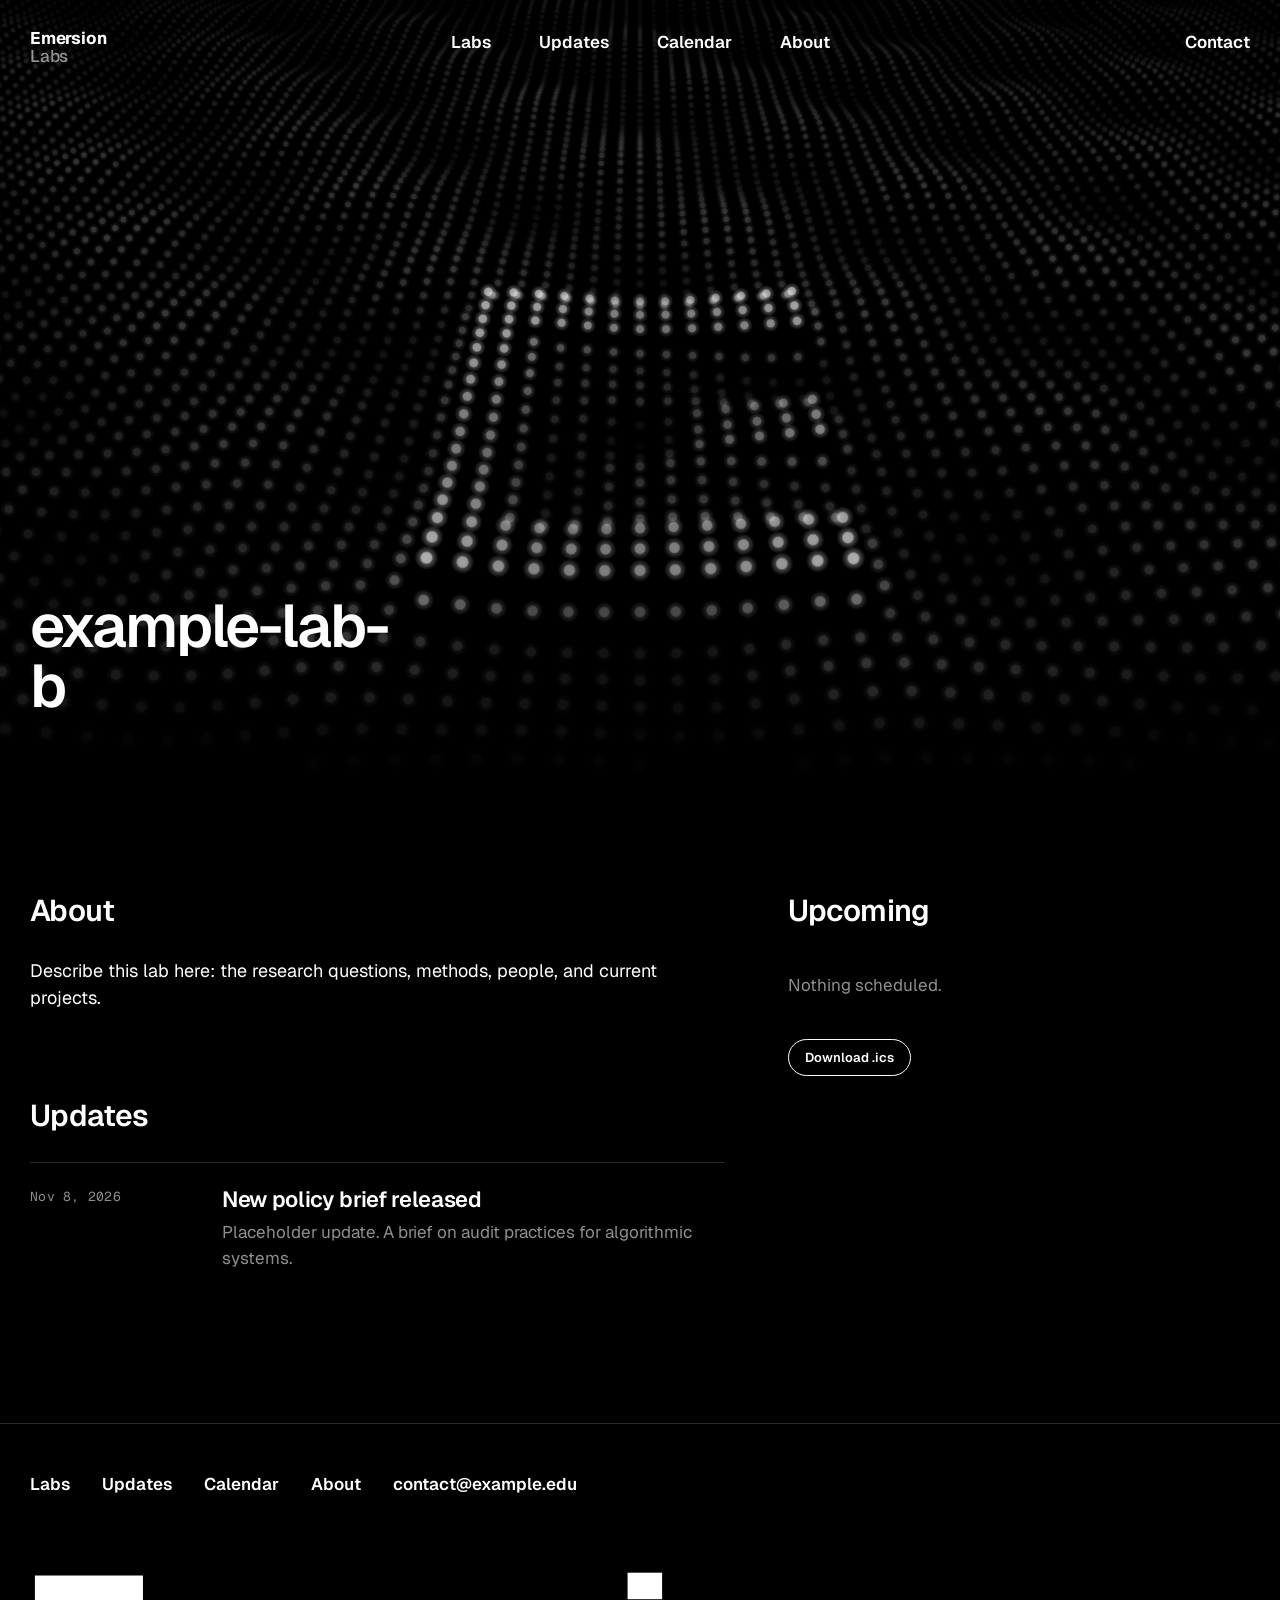
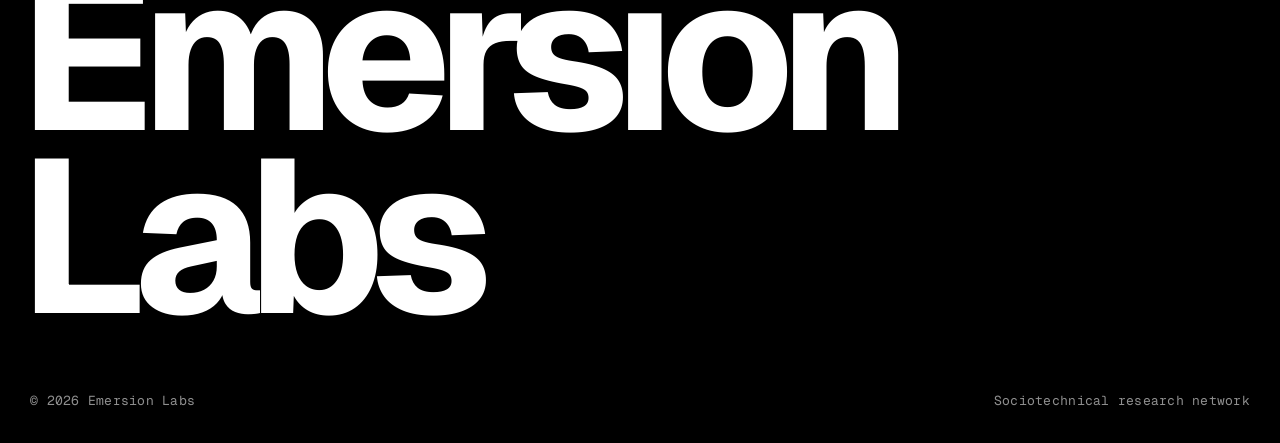
<file: labs/example-lab-b/index.html>
<!doctype html>
<html lang="en">
<head>
  <meta charset="utf-8">
  <meta name="viewport" content="width=device-width, initial-scale=1">
  <title>EMAT Research</title>
  <meta name="theme-color" content="#000000">
  <link rel="preconnect" href="https://fonts.googleapis.com">
  <link rel="preconnect" href="https://fonts.gstatic.com" crossorigin>
  <link rel="stylesheet" href="https://fonts.googleapis.com/css2?family=Geist:wght@100..900&family=Geist+Mono:wght@400;500&display=swap">
  <link rel="stylesheet" href="../../assets/css/style.css">
</head>
<body data-lab="example-lab-b">
  <a class="skip" href="#main">Skip to content</a>
  <header id="site-header"></header>
  <main id="main">
    <section class="hero lab-hero" id="hero">
      <canvas class="hero__canvas" aria-hidden="true"></canvas>
      <div class="hero__mark" data-mark-anchor role="img" aria-label="A flowing field of small orbs in which the letter E slowly rises and sinks"></div>
      <div class="lab-hero__text">
        <div>
          <h1 id="lab-name"></h1>
          <p id="lab-summary"></p>
        </div>
        <div class="mono muted">
          <div id="lab-lead"></div>
          <div id="lab-themes"></div>
        </div>
      </div>
    </section>

    <div class="cols sec">
      <div>
        <section aria-labelledby="about-h">
          <h2 id="about-h">About</h2>
          <div class="prose">
            <!-- Edit freely: this section is plain HTML. -->
            <p>Describe this lab here: the research questions, methods, people, and current projects.</p>
          </div>
        </section>
        <section class="sec" aria-labelledby="updates-h" style="padding-top:var(--s8)">
          <h2 id="updates-h">Updates</h2>
          <ul class="ulist" id="updates-list"></ul>
        </section>
      </div>
      <aside aria-labelledby="events-h">
        <h2 id="events-h">Upcoming</h2>
        <ul class="evlist" id="events-list"></ul>
        <div class="actions"><button class="btn" id="lab-ics">Download .ics</button></div>
      </aside>
    </div>
  </main>
  <footer id="site-footer"></footer>
  <script src="../../assets/js/site.js" data-root="../../"></script>
  <script src="../../assets/js/mark.js"></script>
  <script src="../../assets/js/lab.js"></script>
</body>
</html>
</file>
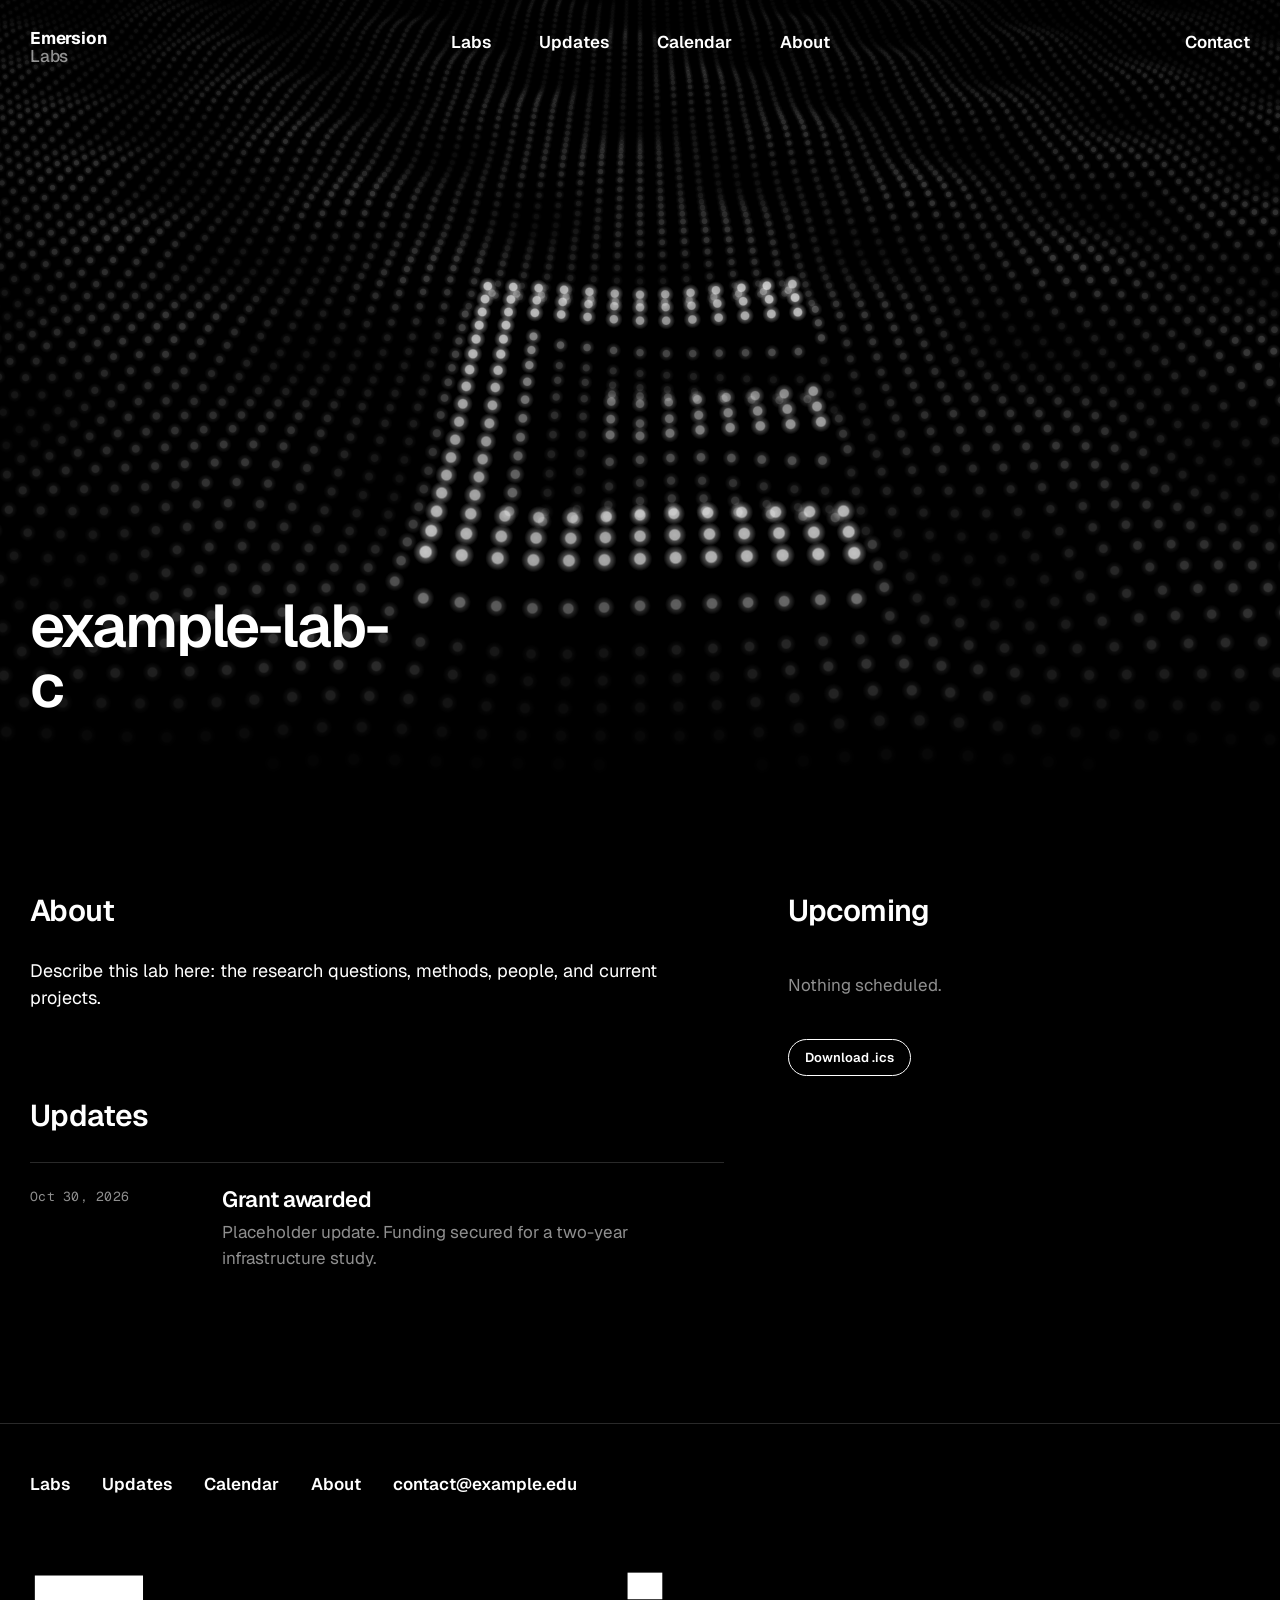
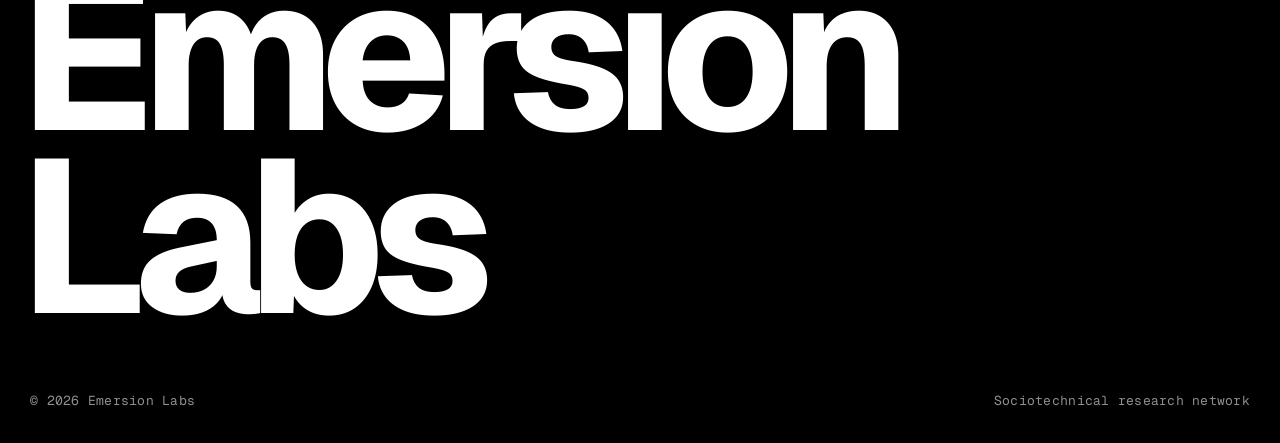
<file: labs/example-lab-c/index.html>
<!doctype html>
<html lang="en">
<head>
  <meta charset="utf-8">
  <meta name="viewport" content="width=device-width, initial-scale=1">
  <title>EMAT Research</title>
  <meta name="theme-color" content="#000000">
  <link rel="preconnect" href="https://fonts.googleapis.com">
  <link rel="preconnect" href="https://fonts.gstatic.com" crossorigin>
  <link rel="stylesheet" href="https://fonts.googleapis.com/css2?family=Geist:wght@100..900&family=Geist+Mono:wght@400;500&display=swap">
  <link rel="stylesheet" href="../../assets/css/style.css">
</head>
<body data-lab="example-lab-c">
  <a class="skip" href="#main">Skip to content</a>
  <header id="site-header"></header>
  <main id="main">
    <section class="hero lab-hero" id="hero">
      <canvas class="hero__canvas" aria-hidden="true"></canvas>
      <div class="hero__mark" data-mark-anchor role="img" aria-label="A flowing field of small orbs in which the letter E slowly rises and sinks"></div>
      <div class="lab-hero__text">
        <div>
          <h1 id="lab-name"></h1>
          <p id="lab-summary"></p>
        </div>
        <div class="mono muted">
          <div id="lab-lead"></div>
          <div id="lab-themes"></div>
        </div>
      </div>
    </section>

    <div class="cols sec">
      <div>
        <section aria-labelledby="about-h">
          <h2 id="about-h">About</h2>
          <div class="prose">
            <!-- Edit freely: this section is plain HTML. -->
            <p>Describe this lab here: the research questions, methods, people, and current projects.</p>
          </div>
        </section>
        <section class="sec" aria-labelledby="updates-h" style="padding-top:var(--s8)">
          <h2 id="updates-h">Updates</h2>
          <ul class="ulist" id="updates-list"></ul>
        </section>
      </div>
      <aside aria-labelledby="events-h">
        <h2 id="events-h">Upcoming</h2>
        <ul class="evlist" id="events-list"></ul>
        <div class="actions"><button class="btn" id="lab-ics">Download .ics</button></div>
      </aside>
    </div>
  </main>
  <footer id="site-footer"></footer>
  <script src="../../assets/js/site.js" data-root="../../"></script>
  <script src="../../assets/js/mark.js"></script>
  <script src="../../assets/js/lab.js"></script>
</body>
</html>
</file>
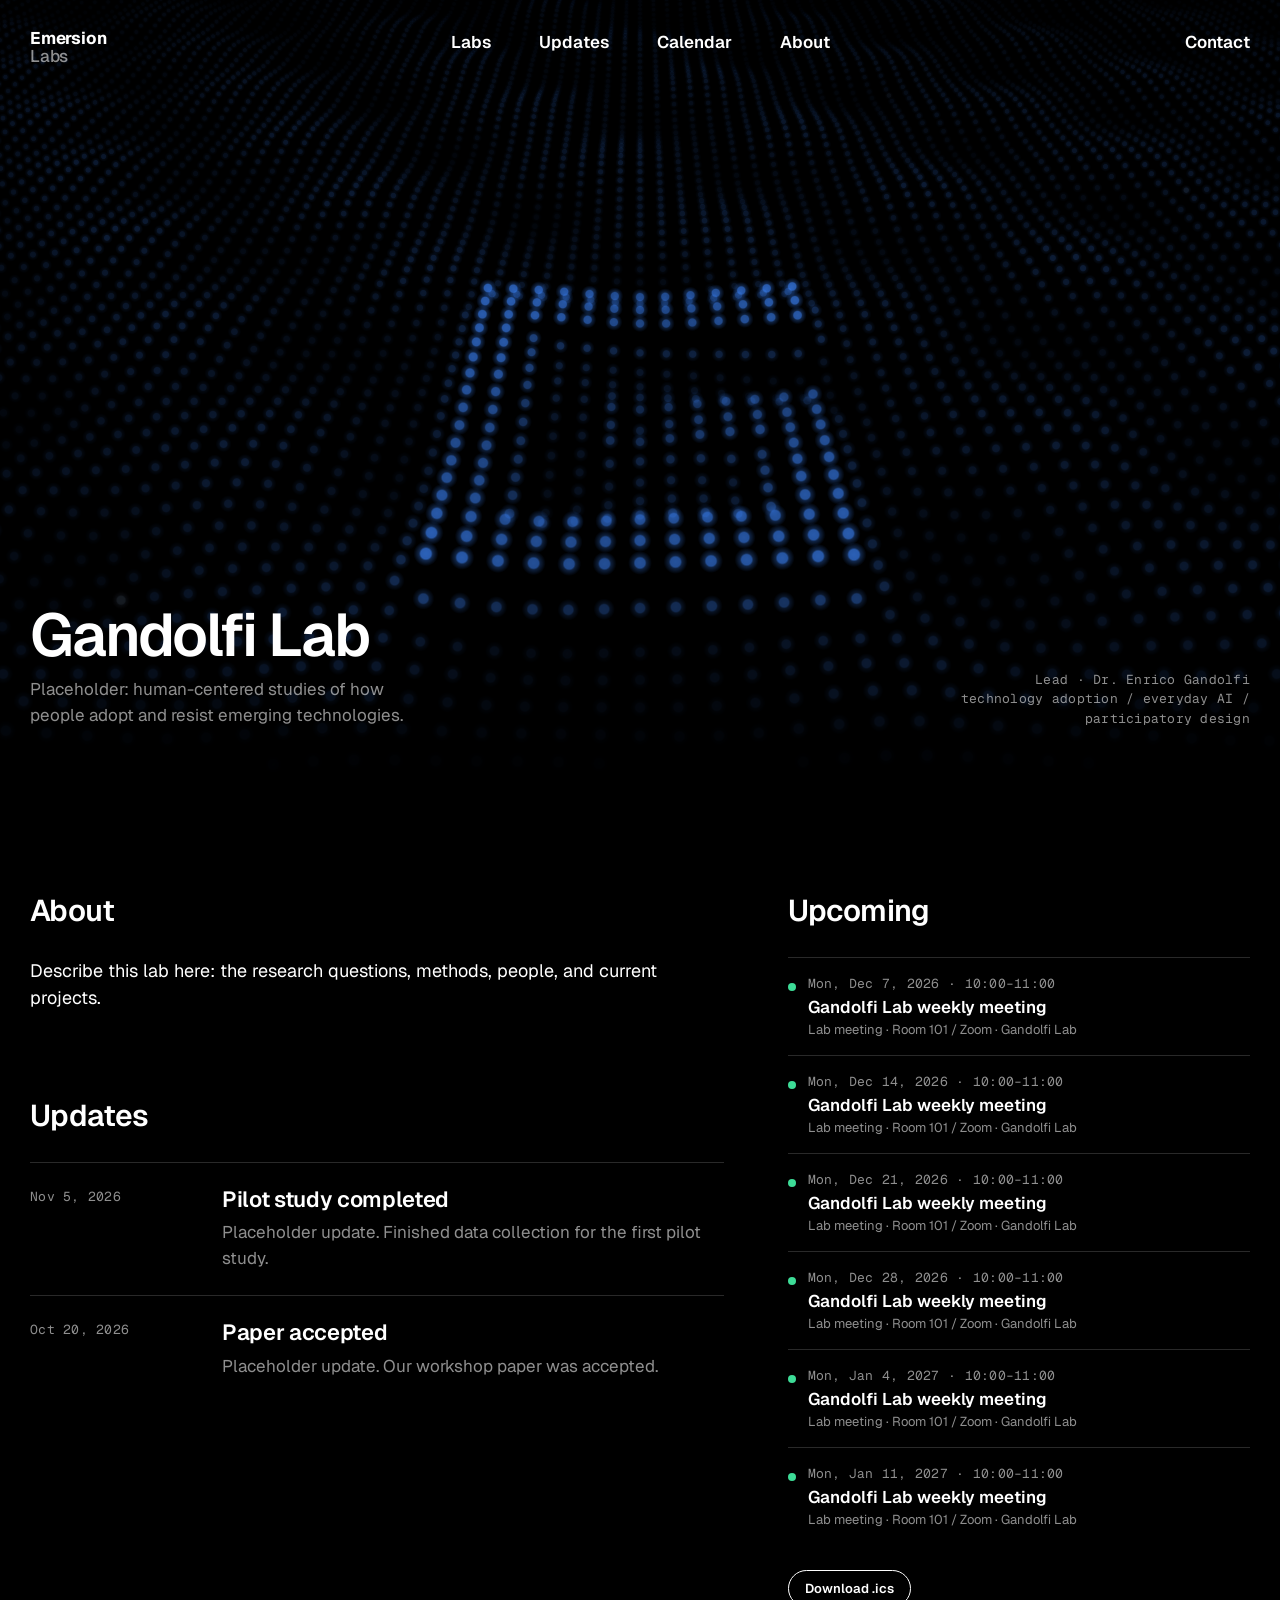
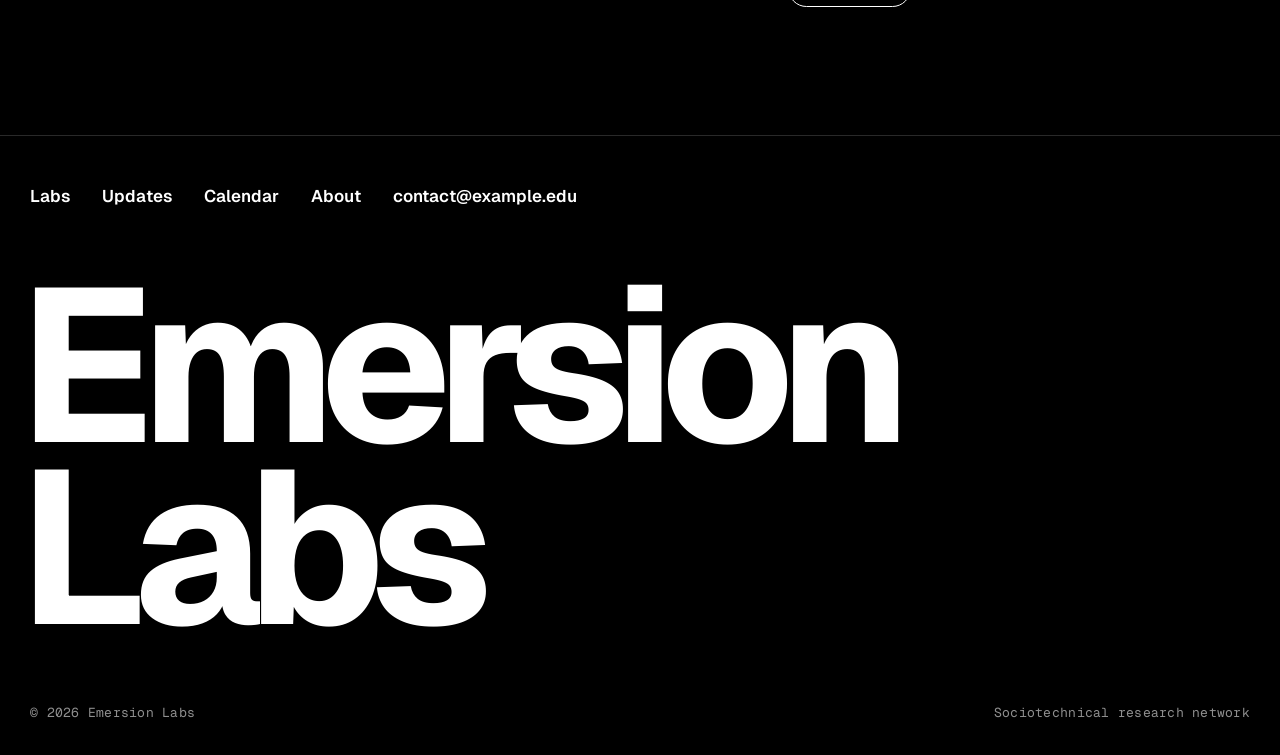
<file: labs/gandolfi-lab/index.html>
<!doctype html>
<html lang="en">
<head>
  <meta charset="utf-8">
  <meta name="viewport" content="width=device-width, initial-scale=1">
  <title>Emersion Labs</title>
  <meta name="theme-color" content="#000000">
  <link rel="preconnect" href="https://fonts.googleapis.com">
  <link rel="preconnect" href="https://fonts.gstatic.com" crossorigin>
  <link rel="stylesheet" href="https://fonts.googleapis.com/css2?family=Geist:wght@100..900&family=Geist+Mono:wght@400;500&display=swap">
  <link rel="stylesheet" href="../../assets/css/style.css">
</head>
<body data-lab="gandolfi-lab">
  <a class="skip" href="#main">Skip to content</a>
  <header id="site-header"></header>
  <main id="main">
    <section class="hero lab-hero" id="hero">
      <canvas class="hero__canvas" aria-hidden="true"></canvas>
      <div class="hero__mark" data-mark-anchor role="img" aria-label="A flowing field of small orbs in which the letter E slowly rises and sinks"></div>
      <div class="lab-hero__text">
        <div>
          <h1 id="lab-name"></h1>
          <p id="lab-summary"></p>
        </div>
        <div class="mono muted">
          <div id="lab-lead"></div>
          <div id="lab-themes"></div>
        </div>
      </div>
    </section>

    <div class="cols sec">
      <div>
        <section aria-labelledby="about-h">
          <h2 id="about-h">About</h2>
          <div class="prose">
            <!-- Edit freely: this section is plain HTML. -->
            <p>Describe this lab here: the research questions, methods, people, and current projects.</p>
          </div>
        </section>
        <section class="sec" aria-labelledby="updates-h" style="padding-top:var(--s8)">
          <h2 id="updates-h">Updates</h2>
          <ul class="ulist" id="updates-list"></ul>
        </section>
      </div>
      <aside aria-labelledby="events-h">
        <h2 id="events-h">Upcoming</h2>
        <ul class="evlist" id="events-list"></ul>
        <div class="actions"><button class="btn" id="lab-ics">Download .ics</button></div>
      </aside>
    </div>
  </main>
  <footer id="site-footer"></footer>
  <script src="../../assets/js/site.js" data-root="../../"></script>
  <script src="../../assets/js/mark.js"></script>
  <script src="../../assets/js/lab.js"></script>
</body>
</html>
</file>
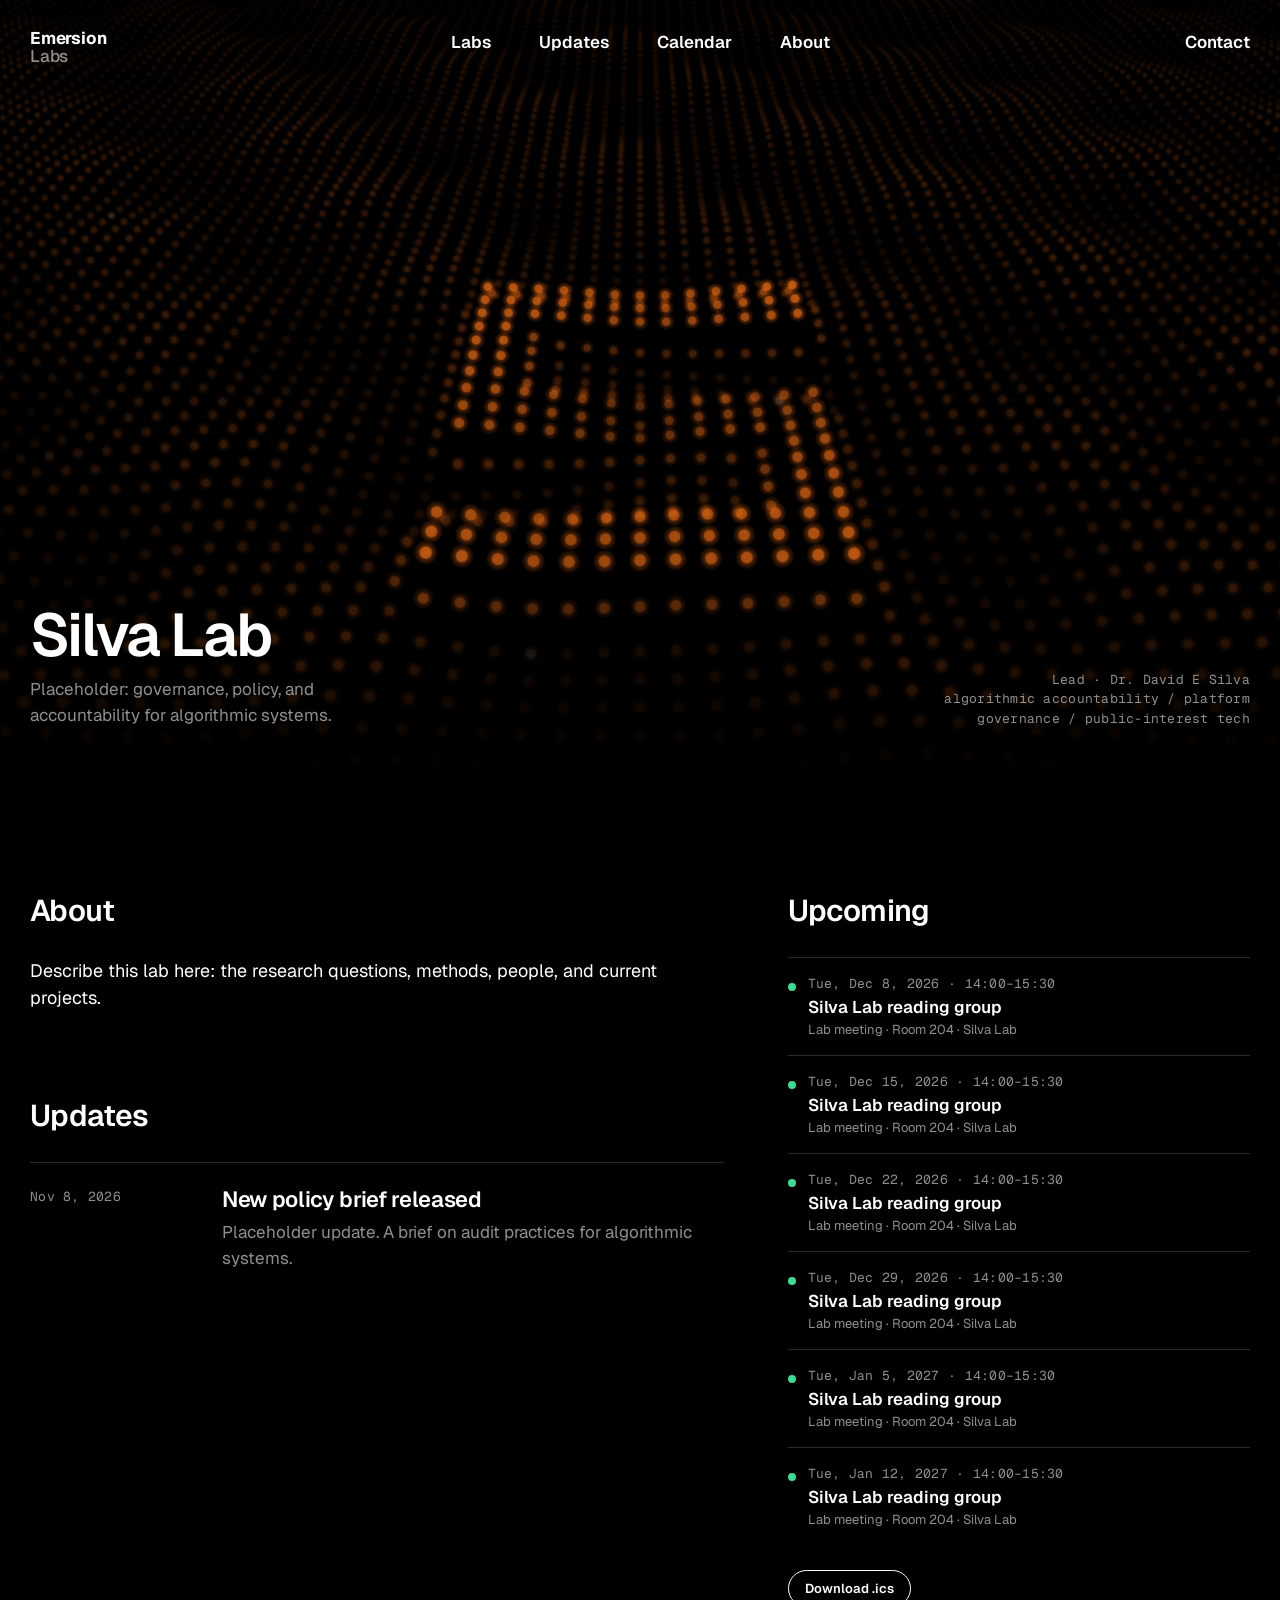
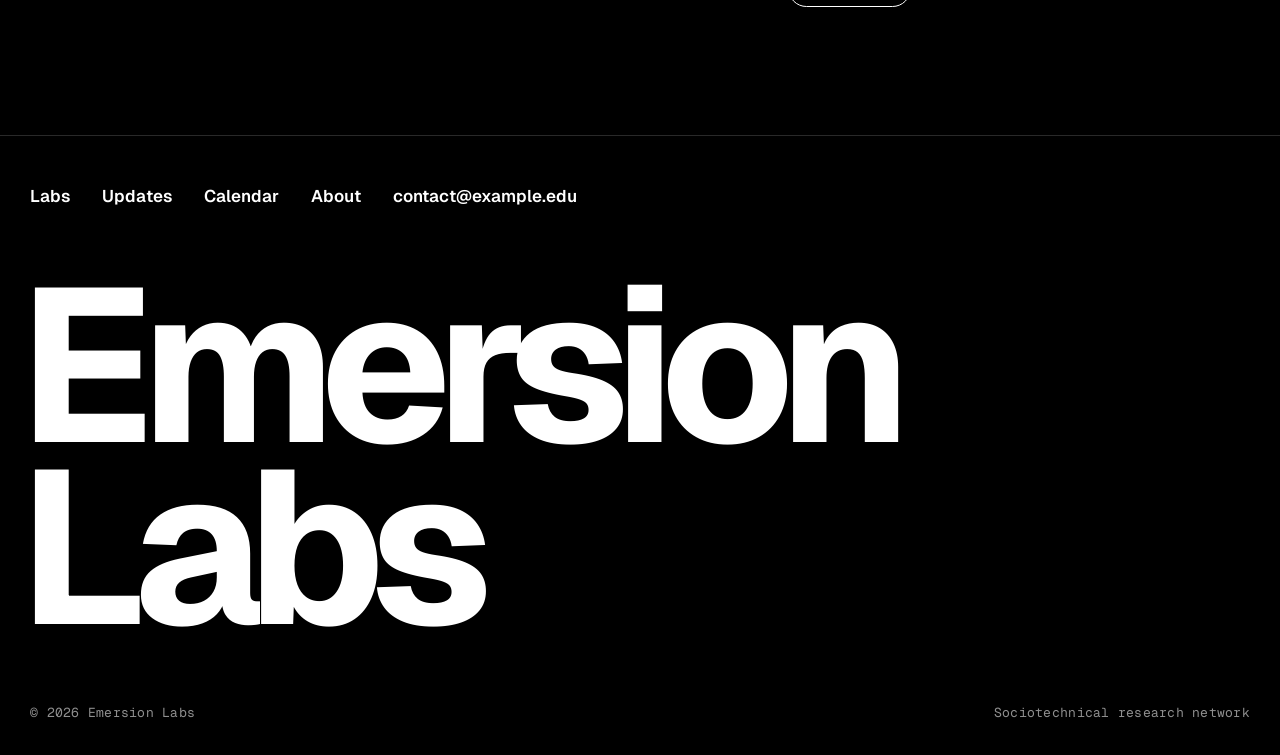
<file: labs/silva-lab/index.html>
<!doctype html>
<html lang="en">
<head>
  <meta charset="utf-8">
  <meta name="viewport" content="width=device-width, initial-scale=1">
  <title>Emersion Labs</title>
  <meta name="theme-color" content="#000000">
  <link rel="preconnect" href="https://fonts.googleapis.com">
  <link rel="preconnect" href="https://fonts.gstatic.com" crossorigin>
  <link rel="stylesheet" href="https://fonts.googleapis.com/css2?family=Geist:wght@100..900&family=Geist+Mono:wght@400;500&display=swap">
  <link rel="stylesheet" href="../../assets/css/style.css">
</head>
<body data-lab="silva-lab">
  <a class="skip" href="#main">Skip to content</a>
  <header id="site-header"></header>
  <main id="main">
    <section class="hero lab-hero" id="hero">
      <canvas class="hero__canvas" aria-hidden="true"></canvas>
      <div class="hero__mark" data-mark-anchor role="img" aria-label="A flowing field of small orbs in which the letter E slowly rises and sinks"></div>
      <div class="lab-hero__text">
        <div>
          <h1 id="lab-name"></h1>
          <p id="lab-summary"></p>
        </div>
        <div class="mono muted">
          <div id="lab-lead"></div>
          <div id="lab-themes"></div>
        </div>
      </div>
    </section>

    <div class="cols sec">
      <div>
        <section aria-labelledby="about-h">
          <h2 id="about-h">About</h2>
          <div class="prose">
            <!-- Edit freely: this section is plain HTML. -->
            <p>Describe this lab here: the research questions, methods, people, and current projects.</p>
          </div>
        </section>
        <section class="sec" aria-labelledby="updates-h" style="padding-top:var(--s8)">
          <h2 id="updates-h">Updates</h2>
          <ul class="ulist" id="updates-list"></ul>
        </section>
      </div>
      <aside aria-labelledby="events-h">
        <h2 id="events-h">Upcoming</h2>
        <ul class="evlist" id="events-list"></ul>
        <div class="actions"><button class="btn" id="lab-ics">Download .ics</button></div>
      </aside>
    </div>
  </main>
  <footer id="site-footer"></footer>
  <script src="../../assets/js/site.js" data-root="../../"></script>
  <script src="../../assets/js/mark.js"></script>
  <script src="../../assets/js/lab.js"></script>
</body>
</html>
</file>
<file: assets/css/style.css>
/* Dark, type-led layout modeled on media.mit.edu: absolute header over a full-bleed
   interactive hero, scroll-snap card rails, rotating topic list, minimal ornament. */
:root {
  color-scheme: dark;
  --bg: #000;
  --surface: #0d0d0d;
  --surface-2: #161616;
  --fg: #fff;
  --muted: rgb(255 255 255 / 0.56);
  --faint: rgb(255 255 255 / 0.3);
  --hair: rgb(255 255 255 / 0.16);
  --hair-strong: rgb(255 255 255 / 0.41);

  --meeting: #3ddc97;
  --deadline: #ff4d5e;
  --cfp: #ffb547;
  --conference: #6b9bff;

  --s1: .25rem; --s2: .5rem; --s3: .75rem; --s4: 1rem; --s5: 1.5rem;
  --s6: 2rem; --s7: 3rem; --s8: 4rem; --s9: 6rem; --s10: 8rem;
  --margin: 1rem;
  --gap: 1rem;

  --font: "Geist", "Inter", system-ui, -apple-system, "Segoe UI", sans-serif;
  --mono: "Geist Mono", ui-monospace, "SFMono-Regular", Menlo, Consolas, monospace;
  --t-small: .8125rem;
  --t-body: 1rem;
  --t-heading: 1.5rem;
  --t-feature: 1.875rem;
  --t-display: 2.5rem;
  --mark: clamp(280px, 150px + 30vw, 560px);

  /* Springs (underdamped) for every hover/arrival; plain ease is the fallback. */
  --ease-out: cubic-bezier(.2, .7, .2, 1);
  --spring: linear(0, 0.057, 0.198, 0.381, 0.573, 0.751, 0.9, 1.013, 1.089, 1.132, 1.147, 1.142, 1.123, 1.097, 1.068, 1.041, 1.018, 1.001, 0.988, 0.981, 0.978, 0.979, 0.981, 0.985, 0.989, 0.993, 0.997, 0.999, 1.001, 1.003, 1.003, 1.003, 1.003, 1.002, 1.002, 1.001, 1.001);
  --spring-soft: linear(0, 0.083, 0.258, 0.454, 0.63, 0.771, 0.873, 0.942, 0.984, 1.007, 1.018, 1.02, 1.018, 1.015, 1.011, 1.007, 1.004, 1.002, 1.001, 1, 1, 1, 1, 1, 1);
  --activity: 0;   /* 0..1, set from real updates/deadlines in site.js */
}
@supports not (transition-timing-function: linear(0, 1)) {
  :root { --spring: var(--ease-out); --spring-soft: var(--ease-out); }
}

/* Registered so they can transition (lab tile heat + lens position). */
@property --heat { syntax: "<number>"; inherits: true; initial-value: 0; }
@property --mx { syntax: "<percentage>"; inherits: true; initial-value: 50%; }
@property --my { syntax: "<percentage>"; inherits: true; initial-value: 60%; }

/* Display type flexes weight with pointer proximity / scroll speed (--flex set in site.js). */
.sec-head h2, .themes, .about p, .page-title, .gf__word {
  font-weight: calc(var(--w, 600) + var(--flex, 0) * 85);
}
@media (width >= 48rem) {
  :root { --margin: 1.875rem; --gap: 1.5rem; --t-body: 1.0625rem; --t-heading: 1.875rem; --t-feature: 2.5rem; --t-display: 3.75rem; }
}

* { box-sizing: border-box; }
[hidden] { display: none !important; }
html { scroll-behavior: smooth; }
body {
  margin: 0; background: var(--bg); color: var(--fg);
  font: 400 var(--t-body)/1.5 var(--font);
  -webkit-font-smoothing: antialiased; text-rendering: optimizeLegibility;
}
a { color: inherit; text-underline-offset: .18em; text-decoration-thickness: 1px; }
a:hover { text-decoration: none; }
button { font: inherit; color: inherit; }
:focus-visible { outline: 2px solid var(--fg); outline-offset: 3px; }
::selection { background: var(--fg); color: var(--bg); }
.mono { font-family: var(--mono); font-size: var(--t-small); letter-spacing: .02em; }
.muted { color: var(--muted); }
.sr-only { position: absolute; width: 1px; height: 1px; overflow: hidden; clip: rect(0 0 0 0); white-space: nowrap; }
.skip { position: absolute; left: -999px; top: 0; z-index: 100; background: var(--fg); color: var(--bg); padding: 8px 12px; }
.skip:focus { left: 0; }

/* ---------- Header (sits over the hero) ---------- */
.gh { position: absolute; top: 0; inset-inline: 0; z-index: 20; padding: var(--margin); }
.gh__inner { display: flex; align-items: start; gap: var(--gap); }
.gh__brand { font-weight: 700; font-size: 1.0625rem; line-height: 1.05; letter-spacing: -.01em; text-decoration: none; }
.gh__brand span { display: block; color: var(--muted); font-weight: 500; }
.gh__nav { display: none; }
.gh__nav a, .gh__right a { font-weight: 600; text-decoration: none; }
.gh__nav a:hover, .gh__right a:hover, .gh__nav a[aria-current="page"] { text-decoration: underline; }
.gh__right { margin-left: auto; display: flex; gap: var(--s5); align-items: center; }
.gh__right .gh__contact { display: none; }
.gh__menu-btn { background: none; border: 1px solid var(--hair-strong); border-radius: 999px; padding: 4px 14px; cursor: pointer; font-weight: 600; font-size: var(--t-small); }
.gh__overlay { position: fixed; inset: 0; z-index: 30; background: var(--bg); padding: var(--margin); display: none; flex-direction: column; }
.gh--open .gh__overlay { display: flex; }
.gh__overlay nav { display: grid; gap: var(--s3); margin-top: var(--s9); }
.gh__overlay nav a { font-size: var(--t-display); font-weight: 600; letter-spacing: -.03em; line-height: 1.05; text-decoration: none; }
.gh__overlay .gh__menu-btn { align-self: end; }
@media (width >= 64rem) {
  .gh__inner { display: grid; grid-template-columns: 1fr auto 1fr; }
  .gh__nav { display: flex; gap: var(--s7); }
  .gh__right { justify-self: end; }
  .gh__right .gh__contact { display: inline; }
  .gh__menu-btn { display: none; }
}

/* ---------- Hero with interactive mark ---------- */
.hero {
  position: relative; isolation: isolate; overflow: clip;
  display: grid; place-items: center; gap: var(--s6);
  min-height: min(100svh, 1000px);
  padding: calc(var(--s10) + var(--s4)) var(--margin) var(--s8);
  touch-action: pan-y; cursor: crosshair;
}
.hero__canvas { position: absolute; inset: 0; width: 100%; height: 100%; z-index: -1; }
.hero__mark { width: var(--mark); aspect-ratio: 1; }
.hero__headline {
  font-size: var(--t-feature); line-height: 1.05; letter-spacing: -.025em; font-weight: 600;
  width: 100%; max-width: 685px; text-align: center; pointer-events: none;
}
.hero__line { margin: 0 0 .4em; text-wrap: balance; }
.hero__hint { position: absolute; left: var(--margin); bottom: var(--s5); margin: 0; color: var(--faint); }
@media (width >= 80rem) {
  .hero__mark, .hero__headline { grid-area: 1 / 1; }
  .hero__headline { display: flex; justify-content: space-between; align-items: center; gap: var(--s7); max-width: 96rem; text-align: start; }
  .hero__line { max-width: 352px; margin: 0; }
  .hero__line:last-child { text-align: end; }
}

/* ---------- Section heads & rails ---------- */
.sec { padding-top: var(--s9); }
.sec-head {
  display: flex; flex-wrap: wrap; align-items: end; justify-content: space-between;
  gap: var(--s3); padding-inline: var(--margin); margin-bottom: var(--s5);
}
.sec-head h2 { margin: 0; font-size: var(--t-feature); line-height: .92; letter-spacing: -.038em; }
.sec-head h2 span { display: block; color: var(--muted); }
.sec-tools { display: flex; align-items: center; gap: var(--s4); }
.more { font-size: var(--t-small); font-weight: 600; }
.arrow {
  width: 40px; height: 40px; border-radius: 50%; border: 1px solid var(--hair-strong);
  background: none; cursor: pointer; display: grid; place-items: center; font-size: 16px;
  transition: background .15s, color .15s, transform .55s var(--spring);
}
.arrow:hover:not(:disabled) { background: var(--fg); color: var(--bg); transform: scale(1.08); }
.arrow:active:not(:disabled) { transform: scale(.94); transition-duration: .1s; }
.arrow:disabled { opacity: .3; cursor: default; }

.rail { overflow-x: auto; scroll-snap-type: x mandatory; scroll-padding-inline: var(--margin); overscroll-behavior-x: contain; scrollbar-width: none; }
.rail::-webkit-scrollbar { display: none; }
.rail--drag { cursor: grab; }
.rail--dragging { cursor: grabbing; user-select: none; }
.rail--dragging a { pointer-events: none; }
.rail__list { display: flex; gap: var(--gap); width: max-content; margin: 0; padding: var(--s2) var(--margin); list-style: none; will-change: transform; }
.rail__item { flex: none; width: min(78vw, 340px); scroll-snap-align: start; }
@media (width >= 48rem) { .rail__item { width: clamp(260px, 25vw, 380px); } }

/* Lab card: near-black at rest; the lab's color seeps in from the cursor on hover
   and drains slowly after. The dot screen magnifies under the cursor like a lens. */
.lcard { position: relative; }
.lcard__art {
  position: relative; aspect-ratio: 4 / 5; overflow: hidden; background: #070707;
  --lens: 96px;
  transition: --heat 1.8s cubic-bezier(.4, 0, .2, 1), --mx .7s var(--spring-soft), --my .7s var(--spring-soft);
}
.lcard:hover .lcard__art { --heat: 1; transition: --heat .9s cubic-bezier(.2, .6, .2, 1), --mx .7s var(--spring-soft), --my .7s var(--spring-soft); }
.lcard__art img { position: absolute; inset: 0; width: 100%; height: 100%; object-fit: cover; opacity: calc(.35 + .65 * var(--heat)); filter: grayscale(calc(1 - var(--heat))); }
.lcard__art::before {   /* the seep */
  content: ""; position: absolute; inset: 0;
  background: radial-gradient(circle at var(--mx) var(--my), var(--c) 0, color-mix(in srgb, var(--c) 38%, transparent) 24%, transparent 64%);
  opacity: var(--heat); transform: scale(calc(.55 + .55 * var(--heat))); transform-origin: var(--mx) var(--my);
}
.lcard__art::after {    /* dot-matrix screen, opened up where the lens sits */
  content: ""; position: absolute; inset: 0;
  background-image: radial-gradient(rgb(255 255 255 / .13) 1px, transparent 1.4px); background-size: 7px 7px;
  -webkit-mask-image: radial-gradient(circle var(--lens) at var(--mx) var(--my), rgb(0 0 0 / calc(1 - var(--heat))) 0 60%, #000 100%);
          mask-image: radial-gradient(circle var(--lens) at var(--mx) var(--my), rgb(0 0 0 / calc(1 - var(--heat))) 0 60%, #000 100%);
}
.lcard__lens {          /* magnified dots under the cursor */
  position: absolute; inset: 0; pointer-events: none; opacity: var(--heat);
  background-image: radial-gradient(rgb(255 255 255 / .32) 1.6px, transparent 2.2px); background-size: 11px 11px;
  background-position: var(--mx) var(--my);
  -webkit-mask-image: radial-gradient(circle var(--lens) at var(--mx) var(--my), #000 0 55%, transparent 100%);
          mask-image: radial-gradient(circle var(--lens) at var(--mx) var(--my), #000 0 55%, transparent 100%);
}
.lcard__art .mono { position: absolute; left: var(--s4); bottom: var(--s4); z-index: 1; color: var(--fg); display: inline-flex; gap: 8px; align-items: center; }
.lcard__title { margin: var(--s4) 0 var(--s2); font-size: var(--t-body); font-weight: 600; line-height: 1.2; }
.lcard__link { text-decoration: none; }
.lcard__link::after { content: ""; position: absolute; inset: 0; }
.lcard:hover .lcard__link { text-decoration: underline; }
.lcard__dek { margin: 0 0 var(--s2); color: var(--muted); font-size: var(--t-small); display: -webkit-box; -webkit-box-orient: vertical; -webkit-line-clamp: 3; overflow: hidden; }

/* Update card: fresh updates carry a faint warmth in their lab's color (--fresh 1 → 0 over a week). */
.ucard {
  position: relative; height: 100%; min-height: 17rem; padding: var(--s5);
  display: flex; flex-direction: column; gap: var(--s3);
  background:
    radial-gradient(120% 90% at 0 0, color-mix(in srgb, var(--c, #fff) calc(var(--fresh, 0) * 24%), transparent), transparent 70%),
    var(--surface);
  transition: background-color .3s, transform .6s var(--spring);
}
.ucard:hover { background-color: var(--surface-2); transform: translateY(-3px); }
.ucard .dot { box-shadow: 0 0 calc(var(--fresh, 0) * 12px) calc(var(--fresh, 0) * 2px) var(--c, transparent); }
.ucard__meta { display: flex; gap: var(--s2); align-items: center; color: var(--muted); }
.ucard__title { margin: 0; font-size: 1.375rem; line-height: 1.1; letter-spacing: -.015em; font-weight: 600; }
.ucard__title a { text-decoration: none; }
.ucard__title a:hover { text-decoration: underline; }
.ucard__dek { margin: 0; color: var(--muted); font-size: var(--t-small); }
.ucard__foot { margin-top: auto; color: var(--faint); text-transform: uppercase; }
.dot { display: inline-block; width: 8px; height: 8px; border-radius: 50%; background: var(--c, var(--fg)); flex: none; }

/* ---------- Rotating themes ---------- */
.themes {
  display: grid; gap: var(--s5); align-items: center; max-width: 1200px; margin: 0 auto;
  padding: var(--s10) var(--margin) var(--s6); font-size: var(--t-feature); line-height: 1.02;
  letter-spacing: -.04em; text-align: center;
}
.themes__lede { margin: 0; font: inherit; line-height: .92; text-wrap: balance; }
.themes__window { height: calc(7 * 1.17em); overflow: hidden; -webkit-mask-image: linear-gradient(transparent, #000 38%, #000 62%, transparent); mask-image: linear-gradient(transparent, #000 38%, #000 62%, transparent); }
.themes__track { will-change: transform; }   /* moved by JS: drifts, speeds up with scroll, coasts back */
.themes__list { margin: 0; padding: 0; list-style: none; }
.themes__list li { padding-block: .075em; }
.themes__list a { text-decoration: none; }
.themes__list a:hover, .themes__list a:focus-visible { text-decoration: underline; }
@media (width >= 64rem) {
  .themes { grid-template-columns: 1fr 1fr; gap: var(--s2) var(--s7); font-size: var(--t-display); text-align: start; }
  .themes__lede { text-align: end; }
}

/* ---------- Calendar ---------- */
.cal { padding-inline: var(--margin); }
.cal-filters { display: flex; flex-wrap: wrap; gap: var(--s2) var(--s5); margin-bottom: var(--s5); align-items: center; }
.toggle { background: none; border: 0; padding: 4px 0; cursor: pointer; display: inline-flex; gap: 8px; align-items: center; }
.toggle::before { content: ""; width: 8px; height: 8px; border-radius: 50%; background: var(--c); }
.toggle[aria-pressed="false"] { color: var(--faint); }
.toggle[aria-pressed="false"]::before { background: transparent; box-shadow: inset 0 0 0 1px var(--faint); }
.select { background: var(--bg); border: 1px solid var(--hair-strong); border-radius: 999px; padding: 4px 12px; color: var(--fg); }
.cal-layout { display: grid; gap: var(--s7); }
@media (width >= 64rem) { .cal-layout { grid-template-columns: minmax(0, 3fr) minmax(0, 2fr); gap: var(--s8); } }
.cal-bar { display: flex; align-items: center; justify-content: space-between; gap: var(--s3); margin-bottom: var(--s4); }
.cal-bar h3 { margin: 0; font-size: var(--t-heading); font-weight: 600; letter-spacing: -.02em; }
.cal-bar div { display: flex; gap: var(--s2); }
.cal-grid { display: grid; grid-template-columns: repeat(7, minmax(0, 1fr)); gap: 1px; background: var(--hair); border: 1px solid var(--hair); }
.cal-dow { background: var(--bg); color: var(--muted); padding: 6px 8px; }
.cal-day {
  background: var(--bg); border: 0; min-height: 96px; padding: 8px; text-align: left; cursor: default;
  display: flex; flex-direction: column; gap: 3px; font-size: var(--t-small); min-width: 0;
}
.cal-day .n { font-family: var(--mono); font-size: 12px; align-self: start; padding: 0 5px; border-radius: 999px; }
.cal-day.out { color: var(--faint); }
.cal-day.out .bar { opacity: .45; }
.cal-day.today .n { background: var(--fg); color: var(--bg); }
.cal-day.has { cursor: pointer; }
.cal-day.has:hover { background: var(--surface-2); }
.cal-day.sel { box-shadow: inset 0 0 0 1px var(--fg); }
.bar { display: block; font-size: 11px; line-height: 1.3; padding-left: 6px; border-left: 2px solid var(--c); color: var(--muted); white-space: nowrap; overflow: hidden; text-overflow: ellipsis; }
.cal-more { font-size: 11px; color: var(--faint); }
@media (width < 48rem) {
  .cal-day { min-height: 54px; padding: 4px; }
  .bar { font-size: 0; height: 3px; border-left: 0; background: var(--c); padding: 0; }
  .cal-more { display: none; }
}
.meeting { --c: var(--meeting); } .deadline { --c: var(--deadline); }
.cfp { --c: var(--cfp); } .conference { --c: var(--conference); }

/* Deadlines heat up: --pulse shortens as the date approaches (set in site.js). */
.bar.pulse { animation: bar-pulse var(--pulse, 3s) ease-in-out infinite; }
@keyframes bar-pulse { 50% { color: var(--fg); box-shadow: -5px 0 14px -4px var(--c); } }
.ev.pulse .dot { animation: dot-pulse var(--pulse, 3s) cubic-bezier(.3, 0, .2, 1) infinite; }
@keyframes dot-pulse {
  0% { box-shadow: 0 0 0 0 color-mix(in srgb, var(--c) 75%, transparent); }
  70%, 100% { box-shadow: 0 0 0 8px transparent; }
}
/* Today breathes, a little faster when the group is busy. */
.cal-day.today .n { animation: breathe calc(7s - 3s * var(--activity)) ease-in-out infinite; }
@keyframes breathe { 50% { box-shadow: 0 0 0 4px rgb(255 255 255 / .2); } }

.agenda h3 { margin: 0 0 var(--s4); font-size: var(--t-heading); font-weight: 600; letter-spacing: -.02em; }
.evlist { list-style: none; margin: 0; padding: 0; }
.ev { display: grid; grid-template-columns: 8px 1fr; gap: var(--s3); padding: var(--s4) 0; border-top: 1px solid var(--hair); }
.ev .dot { margin-top: .5em; }
.ev__when { color: var(--muted); }
.ev__t { font-weight: 600; margin: 2px 0; line-height: 1.3; }
.ev__t a { text-decoration: none; } .ev__t a:hover { text-decoration: underline; }
.ev__meta { color: var(--muted); font-size: var(--t-small); }
.actions { display: flex; flex-wrap: wrap; gap: var(--s2); margin-top: var(--s5); }
.btn {
  display: inline-flex; align-items: center; gap: 6px; padding: 8px 16px; border-radius: 999px;
  border: 1px solid var(--fg); background: none; cursor: pointer; font-size: var(--t-small); font-weight: 600; text-decoration: none;
  transition: background .15s, color .15s, transform .55s var(--spring);
}
.btn:active { transform: scale(.95); transition-duration: .1s; }
.btn:hover { background: var(--fg); color: var(--bg); }
.btn--solid { background: var(--fg); color: var(--bg); }
.btn--solid:hover { background: none; color: var(--fg); }
.empty { color: var(--muted); padding: var(--s4) 0; list-style: none; }

/* ---------- About ---------- */
.about { display: grid; gap: var(--s6); max-width: 1200px; margin: 0 auto; padding: var(--s10) var(--margin); }
.about p { margin: 0; font-size: var(--t-feature); line-height: 1; letter-spacing: -.035em; text-wrap: pretty; }
@media (width >= 64rem) { .about { grid-template-columns: 1fr 2fr; align-items: start; } }

/* ---------- Inner pages (updates list, lab pages) ---------- */
.page { padding-top: calc(var(--s10) + var(--s4)); }
.page-title { margin: 0 0 var(--s6); padding-inline: var(--margin); font-size: var(--t-display); line-height: .9; letter-spacing: -.045em; }
.wrap { padding-inline: var(--margin); }
.chips { display: flex; flex-wrap: wrap; gap: var(--s2); margin-bottom: var(--s5); }
.chip { background: none; border: 1px solid var(--hair-strong); border-radius: 999px; padding: 4px 14px; cursor: pointer; font-size: var(--t-small); display: inline-flex; gap: 8px; align-items: center; }
.chip[aria-pressed="true"] { background: var(--fg); color: var(--bg); border-color: var(--fg); }
.ulist { list-style: none; margin: 0; padding: 0; }
.urow {
  display: grid; gap: var(--s2) var(--s6); padding: var(--s5) 0; border-top: 1px solid var(--hair);
  background: linear-gradient(90deg, color-mix(in srgb, var(--c, #fff) calc(var(--fresh, 0) * 14%), transparent), transparent 45%);
}
.urow time { color: var(--muted); }
.urow h3 { margin: 0 0 var(--s2); font-size: 1.375rem; line-height: 1.15; letter-spacing: -.015em; font-weight: 600; }
.urow h3 a { text-decoration: none; } .urow h3 a:hover { text-decoration: underline; }
.urow p { margin: 0; color: var(--muted); }
.urow .ulab { display: inline-flex; gap: 8px; align-items: center; margin-top: var(--s2); color: var(--muted); text-decoration: none; }
@media (width >= 48rem) { .urow { grid-template-columns: 10rem 1fr; } }

.lab-hero { --lab-mark: clamp(220px, 120px + 22vw, 420px); min-height: min(88svh, 860px); place-items: center; }
.lab-hero .hero__mark { width: var(--lab-mark); }
.lab-hero__text { width: 100%; max-width: 96rem; pointer-events: none; }
.lab-hero__text h1 { margin: 0; font-size: var(--t-display); line-height: 1; letter-spacing: -.035em; font-weight: 600; }
.lab-hero__text p { margin: var(--s3) 0 0; color: var(--muted); max-width: 40ch; }
@media (width >= 80rem) {
  .lab-hero .hero__mark, .lab-hero__text { grid-area: 1 / 1; }
  .lab-hero__text { display: flex; justify-content: space-between; align-items: end; gap: var(--s7); align-self: end; }
  .lab-hero__text > * { max-width: calc((100% - var(--lab-mark)) / 2 - var(--s6)); }
  .lab-hero__text > :last-child { text-align: end; }
}
.cols { display: grid; gap: var(--s8); padding-inline: var(--margin); }
@media (width >= 64rem) { .cols { grid-template-columns: minmax(0, 3fr) minmax(0, 2fr); } }
.cols h2 { margin: 0 0 var(--s5); font-size: var(--t-heading); font-weight: 600; letter-spacing: -.02em; }
.prose { max-width: 68ch; font-size: 1.125rem; }
.prose p { margin: 0 0 1em; }

/* ---------- Footer ---------- */
.gf { margin-top: var(--s10); border-top: 1px solid var(--hair); padding: var(--s7) var(--margin) var(--s6); display: grid; gap: var(--s8); overflow: hidden; }
.gf__nav { display: flex; flex-wrap: wrap; gap: var(--s2) var(--s6); font-weight: 600; }
.gf__nav a { text-decoration: none; } .gf__nav a:hover { text-decoration: underline; }
.gf__word {   /* big, stacked one word per line: "Emersion" / "Labs" */
  --w: 700; margin: 0 0 0 -.05em; font-size: clamp(4rem, 17vw, 20rem); line-height: .84;
  letter-spacing: -.065em; white-space: nowrap;
}
.gf__word span { display: block; }
.gf__row { display: flex; flex-wrap: wrap; justify-content: space-between; gap: var(--s3); color: var(--muted); }

/* ---------- Cursor blob ----------
   A soft dot that trails the pointer on a spring, stretches with speed, is pulled toward
   links and swells over them (inverting what's beneath), and becomes a label on [data-cursor]. */
.blob { position: fixed; left: 0; top: 0; z-index: 60; pointer-events: none; opacity: 0; transition: opacity .25s; }
.blob.on { opacity: 1; }
.blob__dot {
  position: absolute; left: -6px; top: -6px; width: 12px; height: 12px; border-radius: 50%;
  background: #fff; mix-blend-mode: difference;
}
.blob__label {
  position: absolute; left: 14px; top: 14px; white-space: nowrap;
  padding: 4px 10px; border-radius: 999px; background: var(--fg); color: var(--bg);
  font: 500 12px/1.4 var(--mono); opacity: 0; transform: scale(.6); transform-origin: 0 0;
  transition: opacity .2s, transform .5s var(--spring);
}
.blob--label .blob__label { opacity: 1; transform: none; }

@media (prefers-reduced-motion: reduce) {
  html { scroll-behavior: auto; }
  .themes__window { overflow-y: auto; }
  .lcard__art, .lcard:hover .lcard__art { transition: none; }
  .bar.pulse, .ev.pulse .dot, .cal-day.today .n { animation: none; }
  .ev.pulse .dot { box-shadow: 0 0 0 3px color-mix(in srgb, var(--c) 35%, transparent); }
  .ucard, .ucard:hover, .arrow, .btn { transform: none; transition: background-color .15s, color .15s; }
}
</file>
